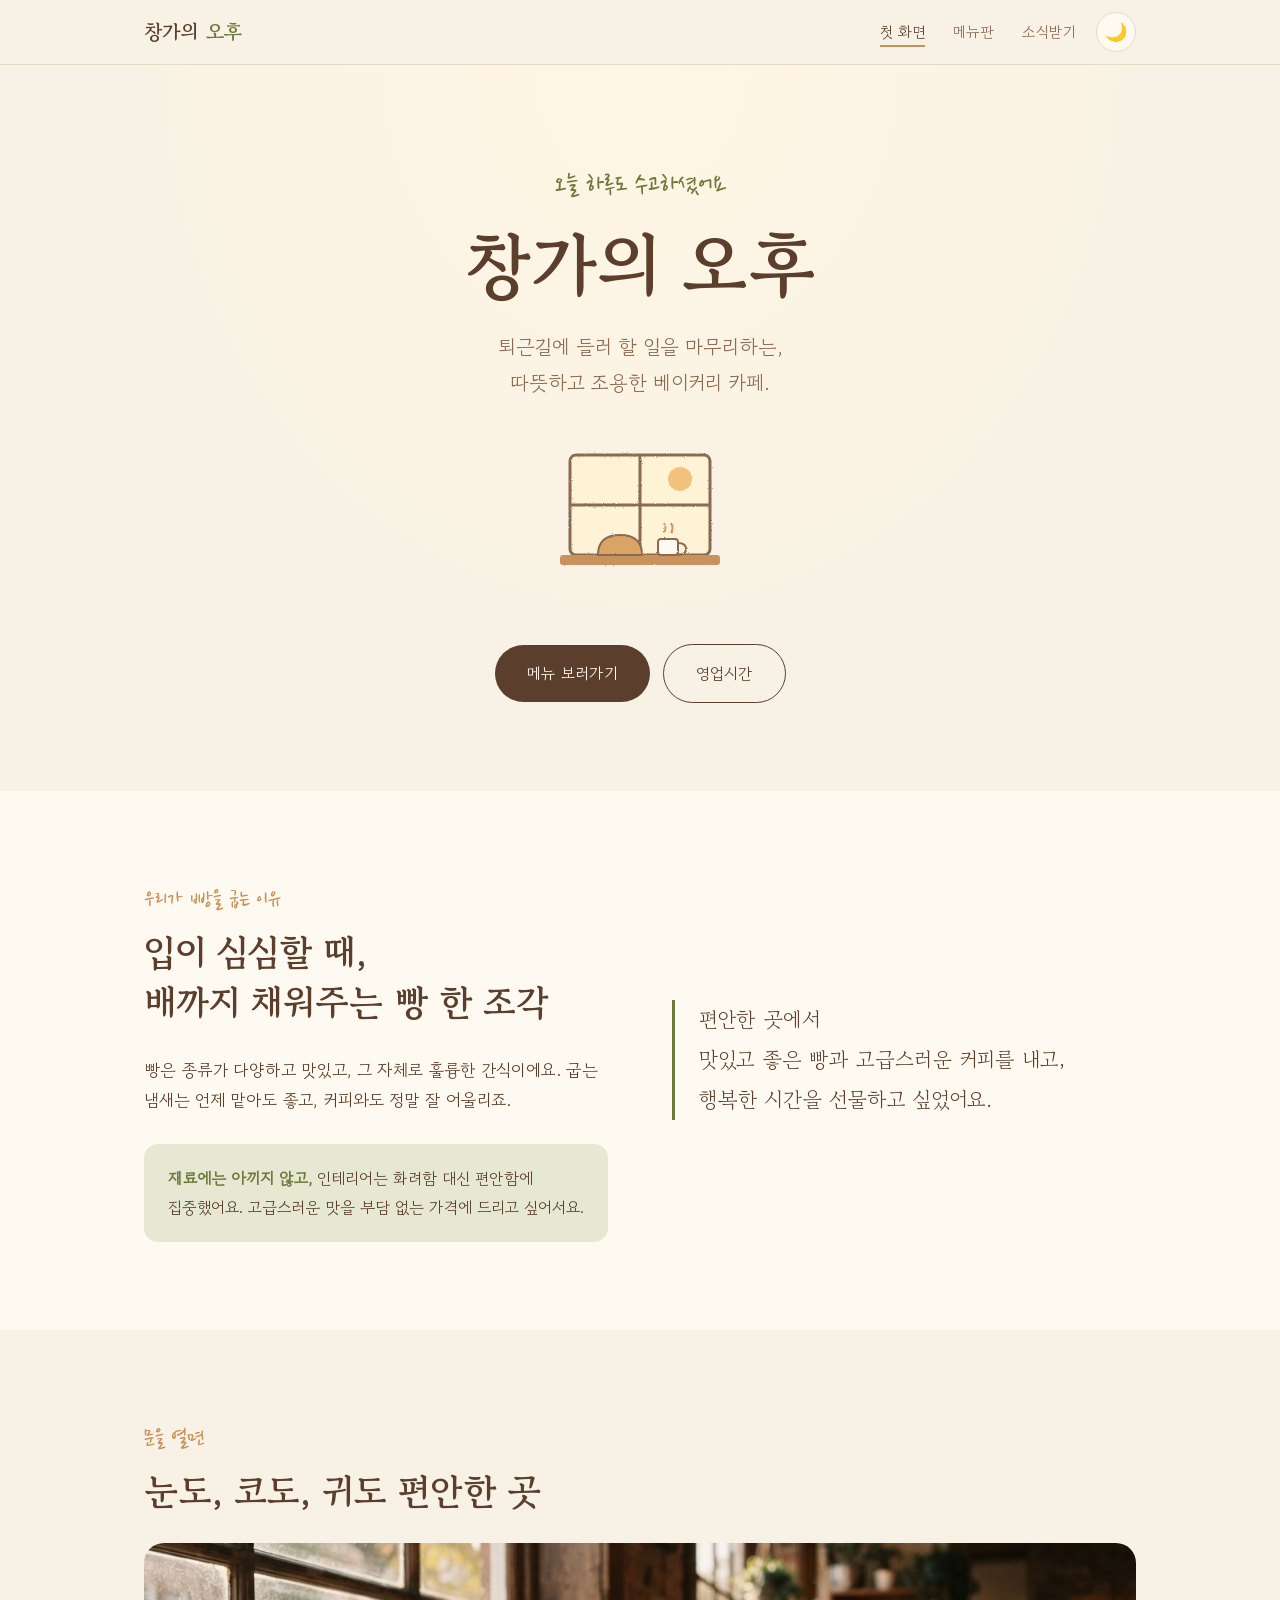
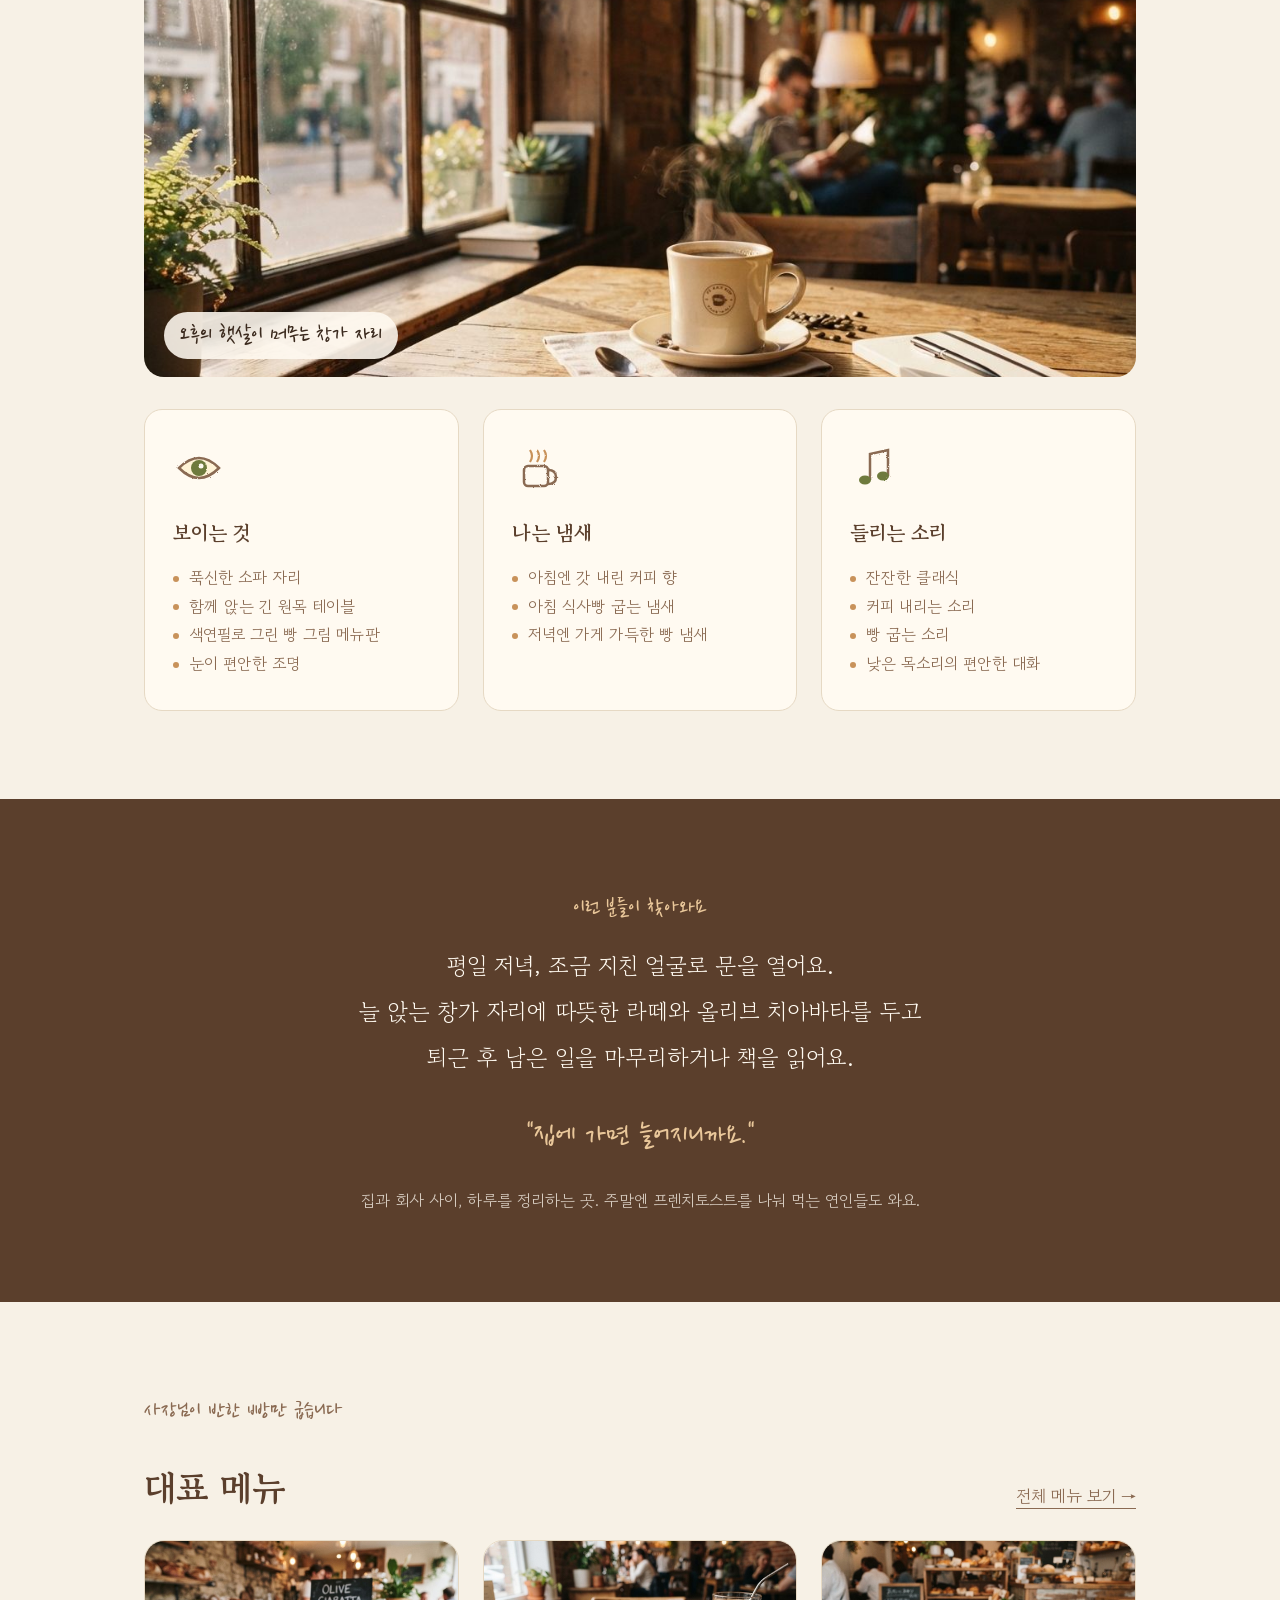
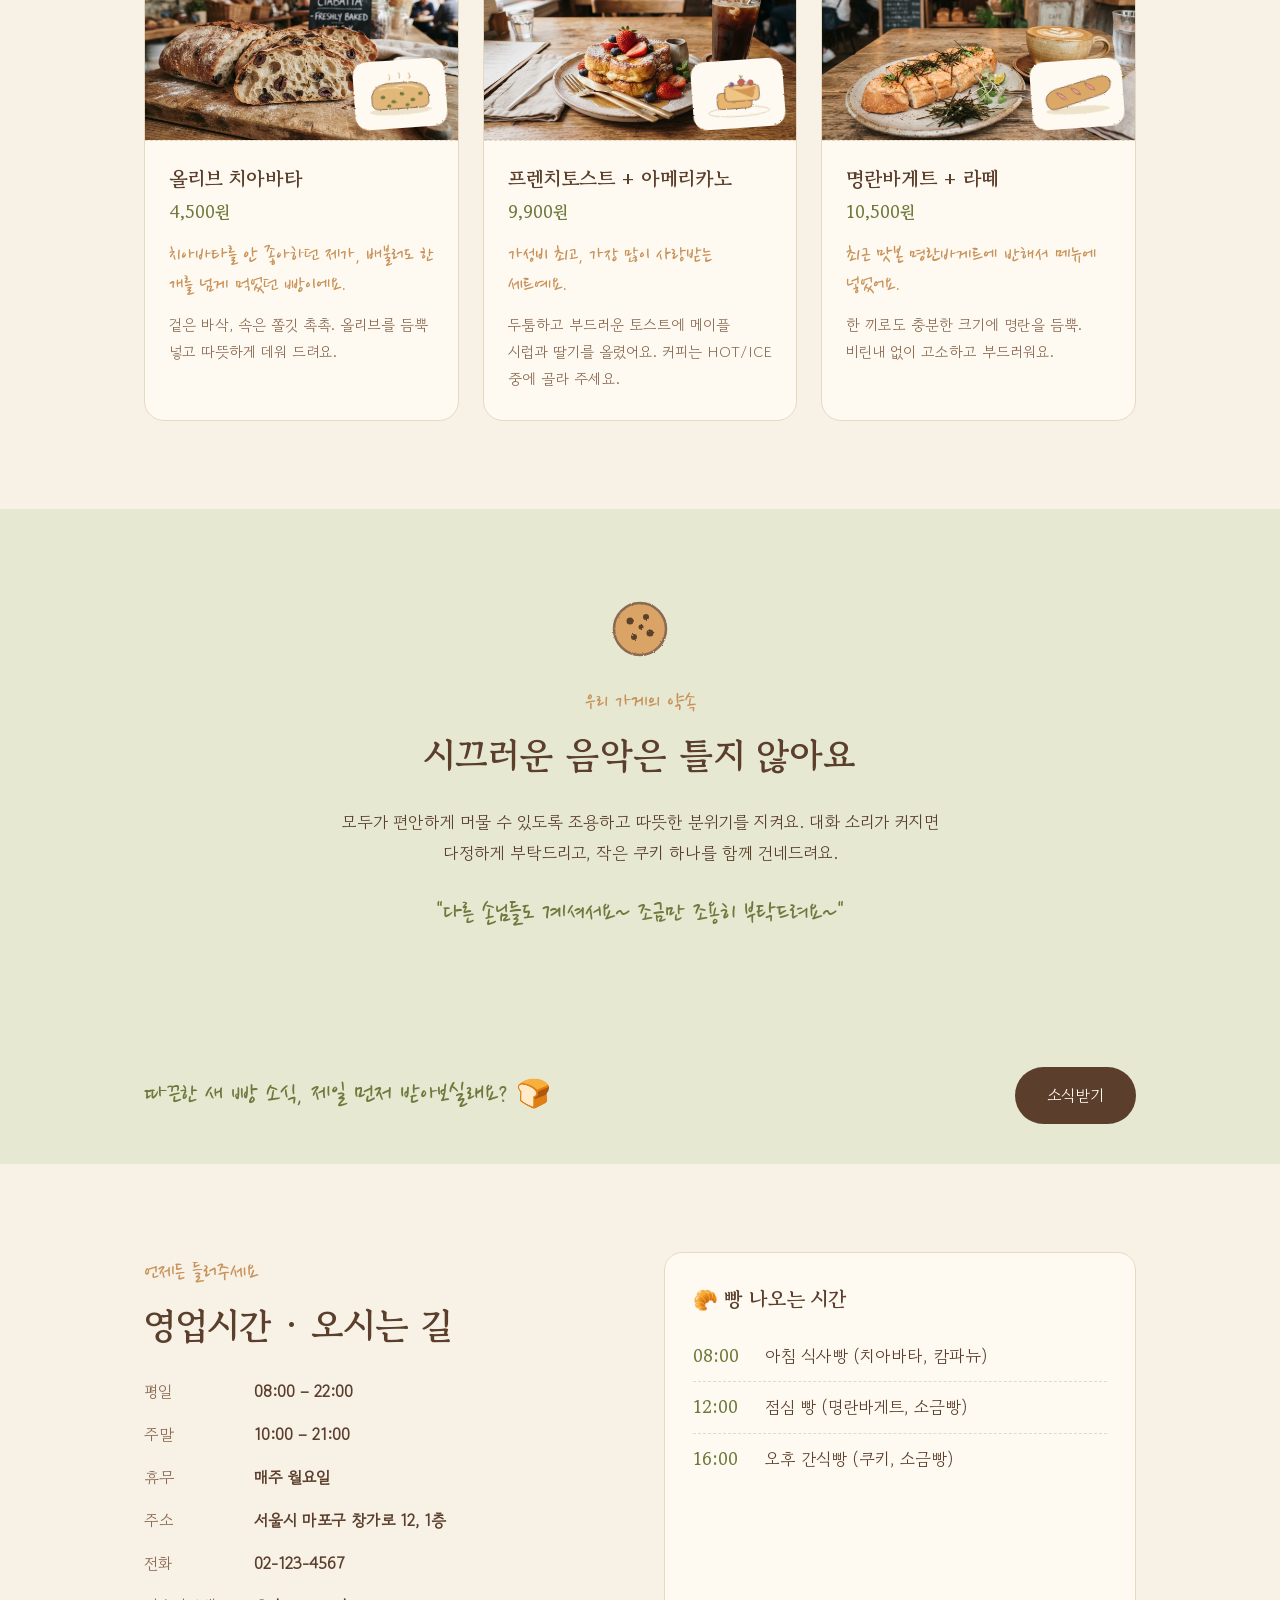
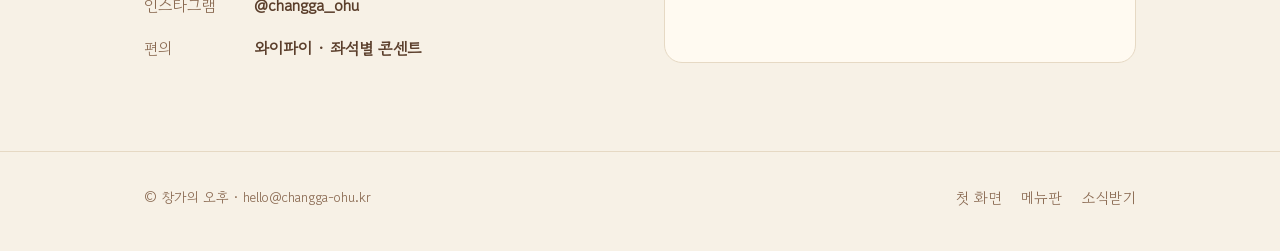
<file: index.html>
<!DOCTYPE html>
<html lang="ko">
<head>
  <meta charset="UTF-8">
  <meta name="viewport" content="width=device-width, initial-scale=1.0">
  <title>창가의 오후 | 베이커리 카페</title>
  <meta name="description" content="퇴근길에 들러 할 일을 마무리하는, 따뜻하고 조용한 베이커리 카페.">
  <link rel="preconnect" href="https://fonts.googleapis.com">
  <link rel="preconnect" href="https://fonts.gstatic.com" crossorigin>
  <link href="https://fonts.googleapis.com/css2?family=Gowun+Batang:wght@400;700&family=Gowun+Dodum&family=Nanum+Pen+Script&display=swap" rel="stylesheet">
  <link rel="stylesheet" href="style.css">
  <script src="theme.js"></script>
</head>
<body>

  <!-- 색연필 질감 -->
  <svg width="0" height="0" style="position:absolute" aria-hidden="true">
    <filter id="pencil">
      <feTurbulence type="fractalNoise" baseFrequency="0.9" numOctaves="2" result="noise"/>
      <feDisplacementMap in="SourceGraphic" in2="noise" scale="2.2"/>
    </filter>
  </svg>

  <header>
    <div class="wrap">
      <a href="index.html" class="logo">창가의 <span>오후</span></a>
      <div class="header-right">
        <nav>
          <a href="index.html" class="current">첫 화면</a>
          <a href="menu.html">메뉴판</a>
          <a href="subscribe.html">소식받기</a>
        </nav>
        <button class="theme-toggle" id="themeToggle" type="button" aria-label="다크 모드로 바꾸기">🌙</button>
      </div>
    </div>
  </header>

  <!-- 첫 인사 -->
  <section class="hero">
    <div class="wrap">
      <p class="hello">오늘 하루도 수고하셨어요</p>
      <h1>창가의 오후</h1>
      <p class="tagline">퇴근길에 들러 할 일을 마무리하는,<br>따뜻하고 조용한 베이커리 카페.</p>

      <svg class="window" viewBox="0 0 180 150" filter="url(#pencil)" aria-hidden="true">
        <rect x="20" y="10" width="140" height="100" rx="6" fill="#fff3d6" stroke="#8a6a52" stroke-width="3"/>
        <line x1="90" y1="10" x2="90" y2="110" stroke="#8a6a52" stroke-width="3"/>
        <line x1="20" y1="60" x2="160" y2="60" stroke="#8a6a52" stroke-width="3"/>
        <circle cx="130" cy="34" r="12" fill="#f2c27b"/>
        <rect x="10" y="110" width="160" height="10" rx="3" fill="#c8925a"/>
        <path d="M48 110 q0 -20 22 -20 h-0 q22 0 22 20z" fill="#d9a466" stroke="#8a6a52" stroke-width="2"/>
        <rect x="108" y="94" width="20" height="16" rx="3" fill="#fffaf1" stroke="#8a6a52" stroke-width="2"/>
        <path d="M128 98 q8 0 8 6 q0 6 -8 6" fill="none" stroke="#8a6a52" stroke-width="2"/>
        <path d="M114 88 q3 -5 0 -10 M121 88 q3 -5 0 -10" stroke="#c8925a" stroke-width="1.8" fill="none"/>
      </svg>

      <div>
        <a href="menu.html" class="btn">메뉴 보러가기</a>
        <a href="#hours" class="btn ghost">영업시간</a>
      </div>
    </div>
  </section>

  <!-- 시작 이야기 -->
  <section class="story">
    <div class="wrap">
      <div>
        <p class="label">우리가 빵을 굽는 이유</p>
        <h2>입이 심심할 때,<br>배까지 채워주는 빵 한 조각</h2>
        <p>빵은 종류가 다양하고 맛있고, 그 자체로 훌륭한 간식이에요. 굽는 냄새는 언제 맡아도 좋고, 커피와도 정말 잘 어울리죠.</p>
        <div class="promise-box">
          <strong>재료에는 아끼지 않고,</strong> 인테리어는 화려함 대신 편안함에 집중했어요.
          고급스러운 맛을 부담 없는 가격에 드리고 싶어서요.
        </div>
      </div>
      <blockquote>
        편안한 곳에서<br>
        맛있고 좋은 빵과 고급스러운 커피를 내고,<br>
        행복한 시간을 선물하고 싶었어요.
      </blockquote>
    </div>
  </section>

  <!-- 공간의 분위기 -->
  <section>
    <div class="wrap">
      <p class="label">문을 열면</p>
      <h2>눈도, 코도, 귀도 편안한 곳</h2>
      <figure class="space-photo">
        <img src="images/interior.jpg" alt="오후 햇살이 드는 창가 원목 테이블 위의 커피 한 잔" loading="lazy">
        <figcaption>오후의 햇살이 머무는 창가 자리</figcaption>
      </figure>
      <div class="senses">
        <div class="sense">
          <svg class="icon" viewBox="0 0 52 52" filter="url(#pencil)" aria-hidden="true">
            <path d="M6 26 q20 -20 40 0 q-20 20 -40 0z" fill="#fff3d6" stroke="#8a6a52" stroke-width="2.5"/>
            <circle cx="26" cy="26" r="8" fill="#6e7a3c"/>
            <circle cx="28" cy="24" r="2.5" fill="#fffaf1"/>
          </svg>
          <h3>보이는 것</h3>
          <ul>
            <li>푹신한 소파 자리</li>
            <li>함께 앉는 긴 원목 테이블</li>
            <li>색연필로 그린 빵 그림 메뉴판</li>
            <li>눈이 편안한 조명</li>
          </ul>
        </div>
        <div class="sense">
          <svg class="icon" viewBox="0 0 52 52" filter="url(#pencil)" aria-hidden="true">
            <rect x="12" y="24" width="24" height="20" rx="4" fill="#fffaf1" stroke="#8a6a52" stroke-width="2.5"/>
            <path d="M36 28 q8 0 8 7 q0 7 -8 7" fill="none" stroke="#8a6a52" stroke-width="2.5"/>
            <path d="M18 20 q4 -6 0 -12 M25 20 q4 -6 0 -12 M32 20 q4 -6 0 -12" stroke="#c8925a" stroke-width="2.2" fill="none"/>
          </svg>
          <h3>나는 냄새</h3>
          <ul>
            <li>아침엔 갓 내린 커피 향</li>
            <li>아침 식사빵 굽는 냄새</li>
            <li>저녁엔 가게 가득한 빵 냄새</li>
          </ul>
        </div>
        <div class="sense">
          <svg class="icon" viewBox="0 0 52 52" filter="url(#pencil)" aria-hidden="true">
            <path d="M20 38 V12 l18 -4 v26" fill="none" stroke="#8a6a52" stroke-width="2.5"/>
            <ellipse cx="15" cy="38" rx="6" ry="4.5" fill="#6e7a3c"/>
            <ellipse cx="33" cy="34" rx="6" ry="4.5" fill="#6e7a3c"/>
          </svg>
          <h3>들리는 소리</h3>
          <ul>
            <li>잔잔한 클래식</li>
            <li>커피 내리는 소리</li>
            <li>빵 굽는 소리</li>
            <li>낮은 목소리의 편안한 대화</li>
          </ul>
        </div>
      </div>
    </div>
  </section>

  <!-- 단골 이야기 -->
  <section class="regular">
    <div class="wrap">
      <p class="label">이런 분들이 찾아와요</p>
      <p class="scene">
        평일 저녁, 조금 지친 얼굴로 문을 열어요.<br>
        늘 앉는 창가 자리에 따뜻한 라떼와 올리브 치아바타를 두고<br>
        퇴근 후 남은 일을 마무리하거나 책을 읽어요.
      </p>
      <p class="quote">"집에 가면 늘어지니까요."</p>
      <p class="sub">집과 회사 사이, 하루를 정리하는 곳. 주말엔 프렌치토스트를 나눠 먹는 연인들도 와요.</p>
    </div>
  </section>

  <!-- 대표 메뉴 맛보기 -->
  <section>
    <div class="wrap">
      <div class="menu-head">
        <div>
          <p class="label">사장님이 반한 빵만 굽습니다</p>
          <h2>대표 메뉴</h2>
        </div>
        <p><a href="menu.html" class="more-link">전체 메뉴 보기 →</a></p>
      </div>
      <div class="menu-grid">

        <article class="card">
          <div class="art photo">
            <img src="images/olive-ciabatta.jpg" alt="따뜻하게 데운 올리브 치아바타" loading="lazy">
            <svg class="sticker" viewBox="0 0 190 140" filter="url(#pencil)" aria-hidden="true">
              <ellipse cx="95" cy="112" rx="78" ry="10" fill="#efe2cb"/>
              <path d="M24 92 q-6 -46 40 -50 h62 q46 4 40 50 q-2 14 -20 14 h-102 q-18 0 -20 -14z" fill="#e2b77a" stroke="#8a6a52" stroke-width="2.5"/>
              <path d="M44 56 q30 -8 60 2 M84 50 q30 -6 58 6" stroke="#f3dbb0" stroke-width="3" fill="none"/>
              <g fill="#6e7a3c">
                <ellipse cx="52" cy="76" rx="6" ry="4.5"/><ellipse cx="78" cy="88" rx="6" ry="4.5"/>
                <ellipse cx="100" cy="70" rx="6" ry="4.5"/><ellipse cx="126" cy="86" rx="6" ry="4.5"/>
                <ellipse cx="146" cy="72" rx="6" ry="4.5"/><ellipse cx="66" cy="98" rx="5" ry="4"/>
                <ellipse cx="112" cy="98" rx="5" ry="4"/>
              </g>
              <path d="M70 34 q4 -8 0 -16 M95 32 q4 -8 0 -16 M120 34 q4 -8 0 -16" stroke="#c8925a" stroke-width="2" fill="none"/>
            </svg>
          </div>
          <div class="body">
            <h3>올리브 치아바타</h3>
            <p class="price">4,500원</p>
            <p class="story-line">치아바타를 안 좋아하던 제가, 배불러도 한 개를 넘게 먹었던 빵이에요.</p>
            <p class="desc">겉은 바삭, 속은 쫄깃 촉촉. 올리브를 듬뿍 넣고 따뜻하게 데워 드려요.</p>
          </div>
        </article>

        <article class="card">
          <div class="art photo">
            <img src="images/french-toast.jpg" alt="메이플 시럽과 딸기를 올린 프렌치토스트와 아이스 아메리카노" loading="lazy">
            <svg class="sticker" viewBox="0 0 190 140" filter="url(#pencil)" aria-hidden="true">
              <ellipse cx="95" cy="114" rx="76" ry="12" fill="#fffaf1" stroke="#d8c6a8" stroke-width="2"/>
              <rect x="42" y="66" width="86" height="40" rx="10" fill="#e8b46e" stroke="#8a6a52" stroke-width="2.5"/>
              <rect x="62" y="48" width="86" height="40" rx="10" fill="#f0c482" stroke="#8a6a52" stroke-width="2.5"/>
              <path d="M70 52 q30 14 70 0 q-4 22 -10 30" fill="#b9732f" opacity="0.55"/>
              <path d="M96 40 q8 -14 18 -2 q-2 12 -9 14 q-8 -2 -9 -12z" fill="#c9605a" stroke="#8a6a52" stroke-width="1.8"/>
              <path d="M104 30 l-2 -7 M104 30 l6 -5" stroke="#6e7a3c" stroke-width="2.5"/>
              <circle cx="128" cy="44" r="7" fill="#c9605a" stroke="#8a6a52" stroke-width="1.6"/>
              <circle cx="80" cy="46" r="6" fill="#7a5aa6" stroke="#8a6a52" stroke-width="1.6"/>
            </svg>
          </div>
          <div class="body">
            <h3>프렌치토스트 + 아메리카노</h3>
            <p class="price">9,900원</p>
            <p class="story-line">가성비 최고, 가장 많이 사랑받는 세트예요.</p>
            <p class="desc">두툼하고 부드러운 토스트에 메이플 시럽과 딸기를 올렸어요. 커피는 HOT/ICE 중에 골라 주세요.</p>
          </div>
        </article>

        <article class="card">
          <div class="art photo">
            <img src="images/mentaiko-baguette.jpg" alt="명란을 듬뿍 올린 명란바게트와 라떼" loading="lazy">
            <svg class="sticker" viewBox="0 0 190 140" filter="url(#pencil)" aria-hidden="true">
              <ellipse cx="95" cy="110" rx="80" ry="10" fill="#efe2cb"/>
              <path d="M18 88 q-6 -22 22 -32 l110 -26 q30 -4 30 18 q0 18 -22 26 l-112 30 q-24 6 -28 -16z" fill="#dca866" stroke="#8a6a52" stroke-width="2.5"/>
              <g stroke="#8a6a52" stroke-width="2" fill="#f1a39a">
                <path d="M44 64 q10 18 24 18 q-4 -14 -24 -18z"/>
                <path d="M80 54 q10 18 24 18 q-4 -14 -24 -18z"/>
                <path d="M116 45 q10 18 24 18 q-4 -14 -24 -18z"/>
              </g>
              <g fill="#e2766d">
                <circle cx="54" cy="72" r="1.6"/><circle cx="60" cy="76" r="1.6"/>
                <circle cx="90" cy="62" r="1.6"/><circle cx="96" cy="66" r="1.6"/>
                <circle cx="126" cy="53" r="1.6"/><circle cx="132" cy="57" r="1.6"/>
              </g>
            </svg>
          </div>
          <div class="body">
            <h3>명란바게트 + 라떼</h3>
            <p class="price">10,500원</p>
            <p class="story-line">최근 맛본 명란바게트에 반해서 메뉴에 넣었어요.</p>
            <p class="desc">한 끼로도 충분한 크기에 명란을 듬뿍. 비린내 없이 고소하고 부드러워요.</p>
          </div>
        </article>

      </div>
    </div>
  </section>

  <!-- 우리 가게의 약속 -->
  <section class="promise">
    <div class="wrap">
      <svg class="cookie" viewBox="0 0 64 64" filter="url(#pencil)" aria-hidden="true">
        <circle cx="32" cy="32" r="26" fill="#d9a466" stroke="#8a6a52" stroke-width="2.5"/>
        <g fill="#5b3f2c">
          <circle cx="22" cy="24" r="3.5"/><circle cx="38" cy="20" r="3"/><circle cx="42" cy="36" r="3.5"/>
          <circle cx="26" cy="40" r="3"/><circle cx="33" cy="30" r="2.5"/>
        </g>
      </svg>
      <p class="label">우리 가게의 약속</p>
      <h2>시끄러운 음악은 틀지 않아요</h2>
      <p>모두가 편안하게 머물 수 있도록 조용하고 따뜻한 분위기를 지켜요.
        대화 소리가 커지면 다정하게 부탁드리고, 작은 쿠키 하나를 함께 건네드려요.</p>
      <p class="talk">"다른 손님들도 계셔서요~ 조금만 조용히 부탁드려요~"</p>
    </div>
  </section>

  <!-- 소식받기 안내 -->
  <section class="cta-strip">
    <div class="wrap">
      <p>따끈한 새 빵 소식, 제일 먼저 받아보실래요? 🍞</p>
      <a href="subscribe.html" class="btn">소식받기</a>
    </div>
  </section>

  <!-- 영업시간 -->
  <section class="info" id="hours">
    <div class="wrap">
      <div>
        <p class="label">언제든 들러주세요</p>
        <h2>영업시간 · 오시는 길</h2>
        <dl>
          <dt>평일</dt><dd>08:00 – 22:00</dd>
          <dt>주말</dt><dd>10:00 – 21:00</dd>
          <dt>휴무</dt><dd>매주 월요일</dd>
          <dt>주소</dt><dd>서울시 마포구 창가로 12, 1층</dd>
          <dt>전화</dt><dd>02-123-4567</dd>
          <dt>인스타그램</dt><dd>@changga_ohu</dd>
          <dt>편의</dt><dd>와이파이 · 좌석별 콘센트</dd>
        </dl>
      </div>
      <div class="note">
        <h3>🥐 빵 나오는 시간</h3>
        <ul class="bake-times">
          <li><b>08:00</b><span>아침 식사빵 (치아바타, 캄파뉴)</span></li>
          <li><b>12:00</b><span>점심 빵 (명란바게트, 소금빵)</span></li>
          <li><b>16:00</b><span>오후 간식빵 (쿠키, 소금빵)</span></li>
        </ul>
      </div>
    </div>
  </section>

  <footer>
    <div class="wrap">
      <span>© 창가의 오후 · hello@changga-ohu.kr</span>
      <nav class="footer-nav">
        <a href="index.html">첫 화면</a>
        <a href="menu.html">메뉴판</a>
        <a href="subscribe.html">소식받기</a>
      </nav>
    </div>
  </footer>

</body>
</html>
</file>
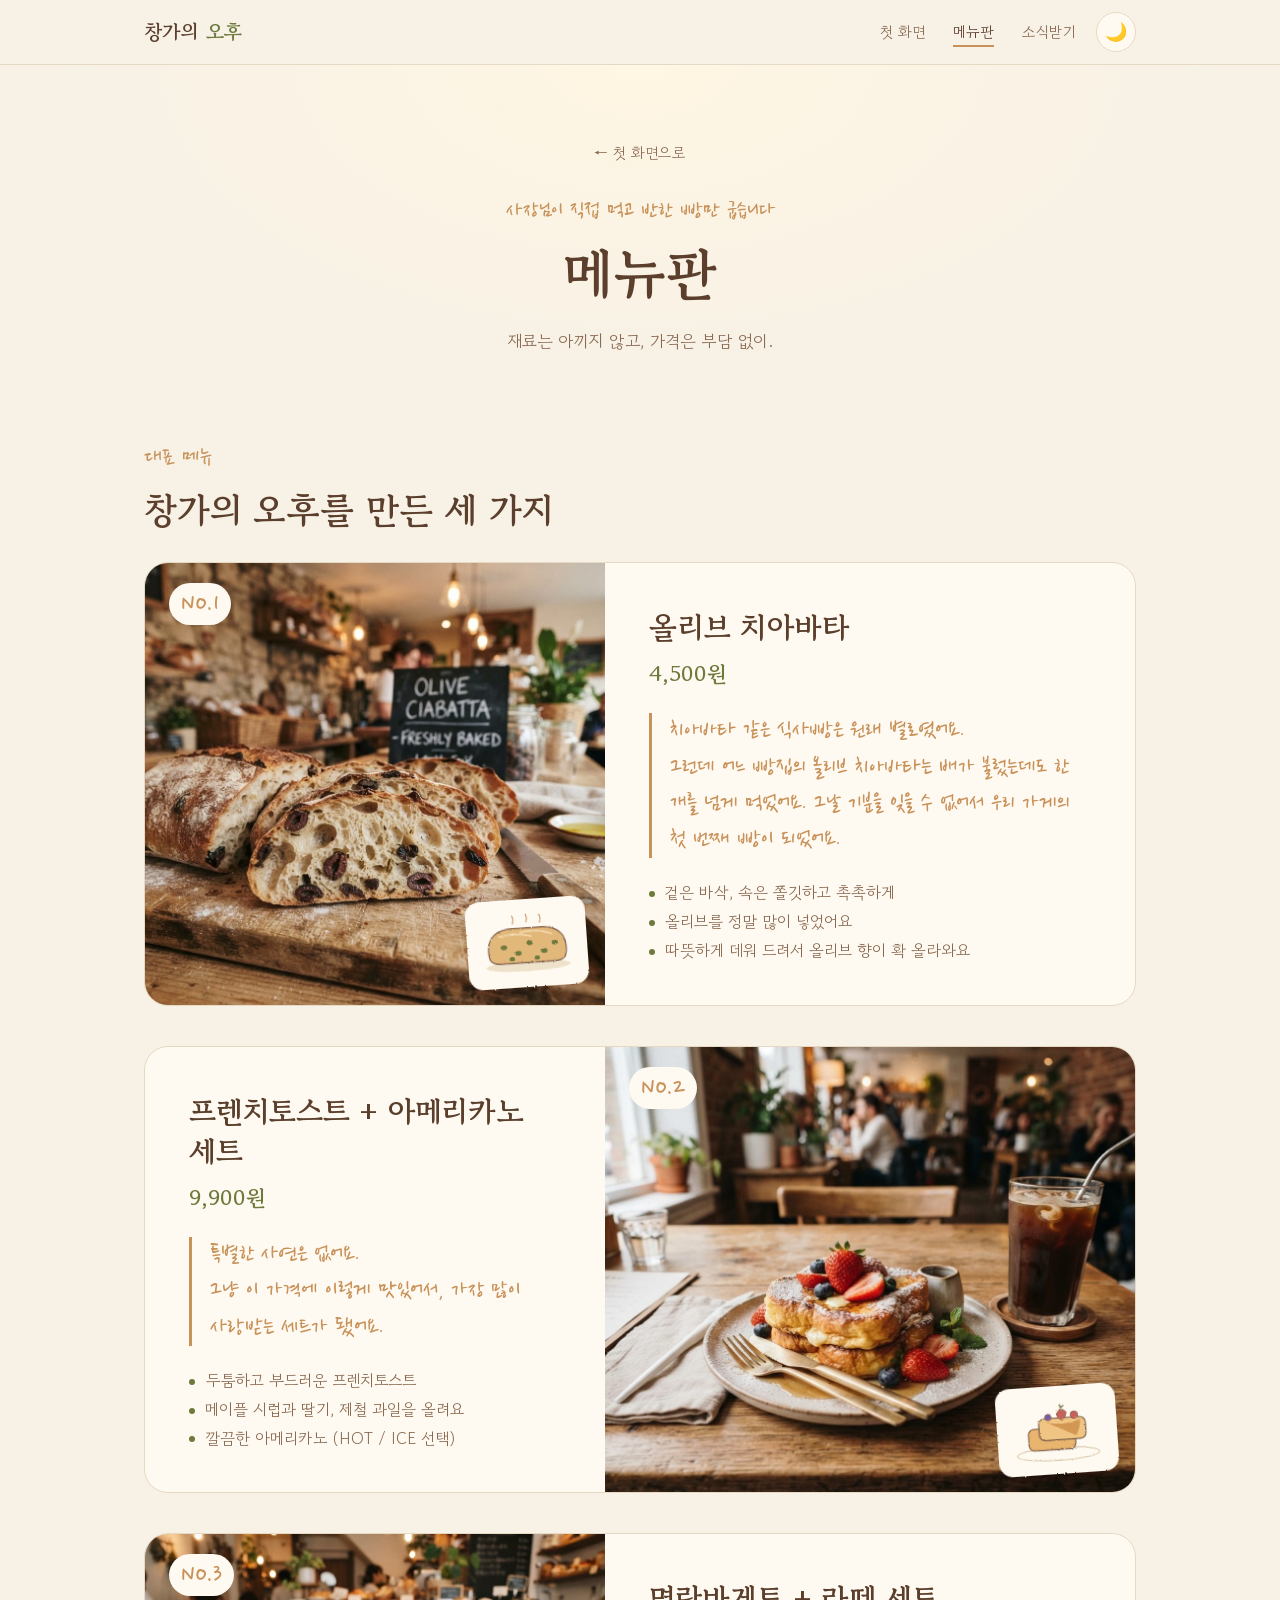
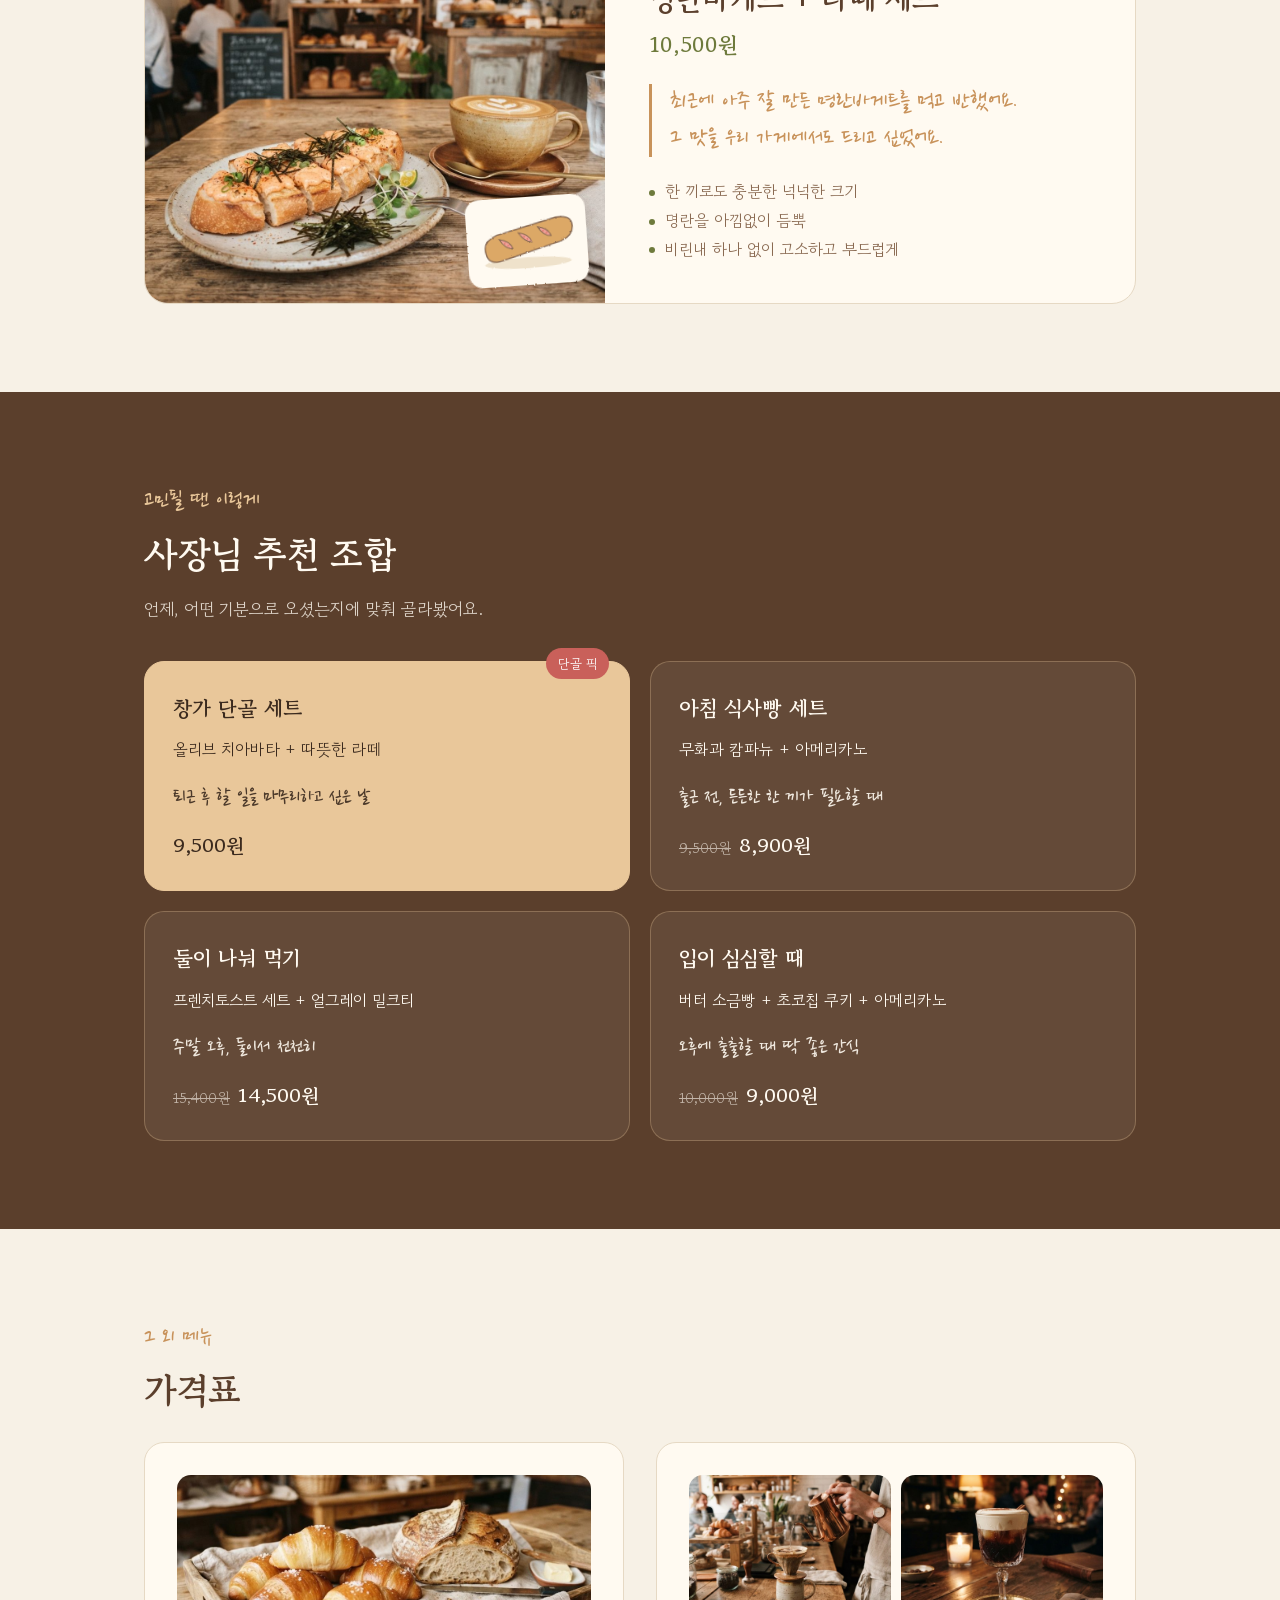
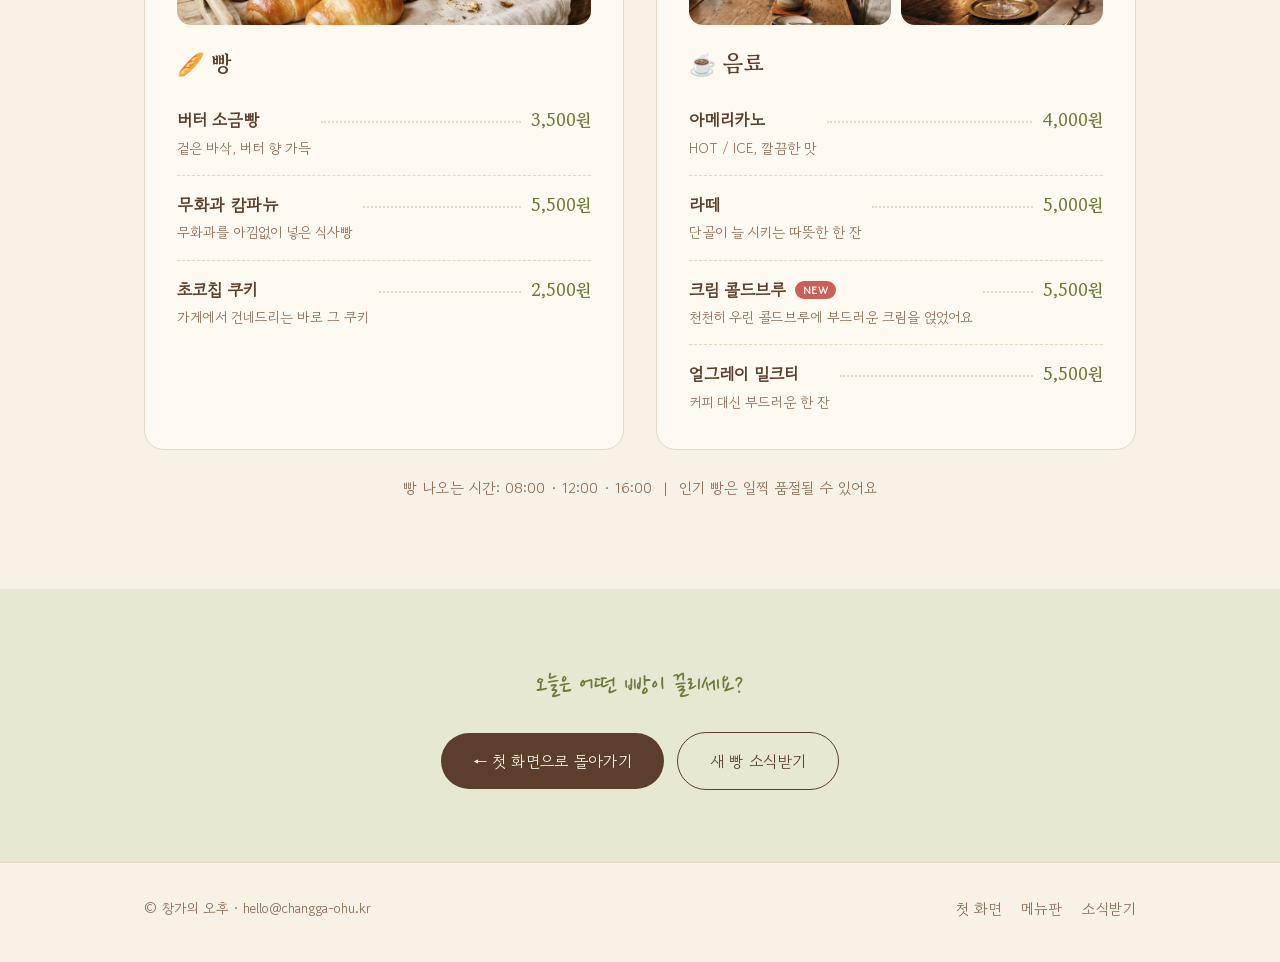
<file: menu.html>
<!DOCTYPE html>
<html lang="ko">
<head>
  <meta charset="UTF-8">
  <meta name="viewport" content="width=device-width, initial-scale=1.0">
  <title>메뉴판 | 창가의 오후</title>
  <meta name="description" content="사장님이 직접 먹고 반한 빵만 굽는 창가의 오후 전체 메뉴판.">
  <link rel="preconnect" href="https://fonts.googleapis.com">
  <link rel="preconnect" href="https://fonts.gstatic.com" crossorigin>
  <link href="https://fonts.googleapis.com/css2?family=Gowun+Batang:wght@400;700&family=Gowun+Dodum&family=Nanum+Pen+Script&display=swap" rel="stylesheet">
  <link rel="stylesheet" href="style.css">
  <script src="theme.js"></script>
</head>
<body>

  <!-- 색연필 질감 -->
  <svg width="0" height="0" style="position:absolute" aria-hidden="true">
    <filter id="pencil">
      <feTurbulence type="fractalNoise" baseFrequency="0.9" numOctaves="2" result="noise"/>
      <feDisplacementMap in="SourceGraphic" in2="noise" scale="2.2"/>
    </filter>
  </svg>

  <header>
    <div class="wrap">
      <a href="index.html" class="logo">창가의 <span>오후</span></a>
      <div class="header-right">
        <nav>
          <a href="index.html">첫 화면</a>
          <a href="menu.html" class="current">메뉴판</a>
          <a href="subscribe.html">소식받기</a>
        </nav>
        <button class="theme-toggle" id="themeToggle" type="button" aria-label="다크 모드로 바꾸기">🌙</button>
      </div>
    </div>
  </header>

  <!-- 페이지 제목 -->
  <section class="page-head">
    <div class="wrap">
      <a href="index.html" class="back-link">← 첫 화면으로</a>
      <p class="label">사장님이 직접 먹고 반한 빵만 굽습니다</p>
      <h1>메뉴판</h1>
      <p class="lead">재료는 아끼지 않고, 가격은 부담 없이.</p>
    </div>
  </section>

  <!-- 대표 메뉴 3가지 -->
  <section style="padding-top: 24px;">
    <div class="wrap">
      <p class="label">대표 메뉴</p>
      <h2>창가의 오후를 만든 세 가지</h2>

      <div class="featured">

        <article class="feature">
          <div class="art photo">
            <img src="images/olive-ciabatta.jpg" alt="따뜻하게 데운 올리브 치아바타" loading="lazy">
            <span class="no">No.1</span>
            <svg class="sticker" viewBox="0 0 190 140" filter="url(#pencil)" aria-hidden="true">
              <ellipse cx="95" cy="112" rx="78" ry="10" fill="#efe2cb"/>
              <path d="M24 92 q-6 -46 40 -50 h62 q46 4 40 50 q-2 14 -20 14 h-102 q-18 0 -20 -14z" fill="#e2b77a" stroke="#8a6a52" stroke-width="2.5"/>
              <path d="M44 56 q30 -8 60 2 M84 50 q30 -6 58 6" stroke="#f3dbb0" stroke-width="3" fill="none"/>
              <g fill="#6e7a3c">
                <ellipse cx="52" cy="76" rx="6" ry="4.5"/><ellipse cx="78" cy="88" rx="6" ry="4.5"/>
                <ellipse cx="100" cy="70" rx="6" ry="4.5"/><ellipse cx="126" cy="86" rx="6" ry="4.5"/>
                <ellipse cx="146" cy="72" rx="6" ry="4.5"/><ellipse cx="66" cy="98" rx="5" ry="4"/>
                <ellipse cx="112" cy="98" rx="5" ry="4"/>
              </g>
              <path d="M70 34 q4 -8 0 -16 M95 32 q4 -8 0 -16 M120 34 q4 -8 0 -16" stroke="#c8925a" stroke-width="2" fill="none"/>
            </svg>
          </div>
          <div class="body">
            <h3>올리브 치아바타</h3>
            <p class="price">4,500원</p>
            <blockquote>
              치아바타 같은 식사빵은 원래 별로였어요.<br>
              그런데 어느 빵집의 올리브 치아바타는 배가 불렀는데도 한 개를 넘게 먹었어요.
              그날 기분을 잊을 수 없어서 우리 가게의 첫 번째 빵이 되었어요.
            </blockquote>
            <ul>
              <li>겉은 바삭, 속은 쫄깃하고 촉촉하게</li>
              <li>올리브를 정말 많이 넣었어요</li>
              <li>따뜻하게 데워 드려서 올리브 향이 확 올라와요</li>
            </ul>
          </div>
        </article>

        <article class="feature">
          <div class="art photo">
            <img src="images/french-toast.jpg" alt="메이플 시럽과 딸기를 올린 프렌치토스트와 아이스 아메리카노" loading="lazy">
            <span class="no">No.2</span>
            <svg class="sticker" viewBox="0 0 190 140" filter="url(#pencil)" aria-hidden="true">
              <ellipse cx="95" cy="114" rx="76" ry="12" fill="#fffaf1" stroke="#d8c6a8" stroke-width="2"/>
              <rect x="42" y="66" width="86" height="40" rx="10" fill="#e8b46e" stroke="#8a6a52" stroke-width="2.5"/>
              <rect x="62" y="48" width="86" height="40" rx="10" fill="#f0c482" stroke="#8a6a52" stroke-width="2.5"/>
              <path d="M70 52 q30 14 70 0 q-4 22 -10 30" fill="#b9732f" opacity="0.55"/>
              <path d="M96 40 q8 -14 18 -2 q-2 12 -9 14 q-8 -2 -9 -12z" fill="#c9605a" stroke="#8a6a52" stroke-width="1.8"/>
              <path d="M104 30 l-2 -7 M104 30 l6 -5" stroke="#6e7a3c" stroke-width="2.5"/>
              <circle cx="128" cy="44" r="7" fill="#c9605a" stroke="#8a6a52" stroke-width="1.6"/>
              <circle cx="80" cy="46" r="6" fill="#7a5aa6" stroke="#8a6a52" stroke-width="1.6"/>
            </svg>
          </div>
          <div class="body">
            <h3>프렌치토스트 + 아메리카노 세트</h3>
            <p class="price">9,900원</p>
            <blockquote>
              특별한 사연은 없어요.<br>
              그냥 이 가격에 이렇게 맛있어서, 가장 많이 사랑받는 세트가 됐어요.
            </blockquote>
            <ul>
              <li>두툼하고 부드러운 프렌치토스트</li>
              <li>메이플 시럽과 딸기, 제철 과일을 올려요</li>
              <li>깔끔한 아메리카노 (HOT / ICE 선택)</li>
            </ul>
          </div>
        </article>

        <article class="feature">
          <div class="art photo">
            <img src="images/mentaiko-baguette.jpg" alt="명란을 듬뿍 올린 명란바게트와 라떼" loading="lazy">
            <span class="no">No.3</span>
            <svg class="sticker" viewBox="0 0 190 140" filter="url(#pencil)" aria-hidden="true">
              <ellipse cx="95" cy="110" rx="80" ry="10" fill="#efe2cb"/>
              <path d="M18 88 q-6 -22 22 -32 l110 -26 q30 -4 30 18 q0 18 -22 26 l-112 30 q-24 6 -28 -16z" fill="#dca866" stroke="#8a6a52" stroke-width="2.5"/>
              <g stroke="#8a6a52" stroke-width="2" fill="#f1a39a">
                <path d="M44 64 q10 18 24 18 q-4 -14 -24 -18z"/>
                <path d="M80 54 q10 18 24 18 q-4 -14 -24 -18z"/>
                <path d="M116 45 q10 18 24 18 q-4 -14 -24 -18z"/>
              </g>
              <g fill="#e2766d">
                <circle cx="54" cy="72" r="1.6"/><circle cx="60" cy="76" r="1.6"/>
                <circle cx="90" cy="62" r="1.6"/><circle cx="96" cy="66" r="1.6"/>
                <circle cx="126" cy="53" r="1.6"/><circle cx="132" cy="57" r="1.6"/>
              </g>
            </svg>
          </div>
          <div class="body">
            <h3>명란바게트 + 라떼 세트</h3>
            <p class="price">10,500원</p>
            <blockquote>
              최근에 아주 잘 만든 명란바게트를 먹고 반했어요.<br>
              그 맛을 우리 가게에서도 드리고 싶었어요.
            </blockquote>
            <ul>
              <li>한 끼로도 충분한 넉넉한 크기</li>
              <li>명란을 아낌없이 듬뿍</li>
              <li>비린내 하나 없이 고소하고 부드럽게</li>
            </ul>
          </div>
        </article>

      </div>
    </div>
  </section>

  <!-- 사장님 추천 조합 -->
  <section class="combos">
    <div class="wrap">
      <p class="label">고민될 땐 이렇게</p>
      <h2>사장님 추천 조합</h2>
      <p class="intro">언제, 어떤 기분으로 오셨는지에 맞춰 골라봤어요.</p>

      <div class="combo-grid">
        <div class="combo best">
          <span class="badge">단골 픽</span>
          <h3>창가 단골 세트</h3>
          <p class="items">올리브 치아바타 + 따뜻한 라떼</p>
          <p class="for">퇴근 후 할 일을 마무리하고 싶은 날</p>
          <p class="cprice">9,500원</p>
        </div>
        <div class="combo">
          <h3>아침 식사빵 세트</h3>
          <p class="items">무화과 캄파뉴 + 아메리카노</p>
          <p class="for">출근 전, 든든한 한 끼가 필요할 때</p>
          <p class="cprice"><s>9,500원</s>8,900원</p>
        </div>
        <div class="combo">
          <h3>둘이 나눠 먹기</h3>
          <p class="items">프렌치토스트 세트 + 얼그레이 밀크티</p>
          <p class="for">주말 오후, 둘이서 천천히</p>
          <p class="cprice"><s>15,400원</s>14,500원</p>
        </div>
        <div class="combo">
          <h3>입이 심심할 때</h3>
          <p class="items">버터 소금빵 + 초코칩 쿠키 + 아메리카노</p>
          <p class="for">오후에 출출할 때 딱 좋은 간식</p>
          <p class="cprice"><s>10,000원</s>9,000원</p>
        </div>
      </div>
    </div>
  </section>

  <!-- 나머지 메뉴: 가격표 -->
  <section>
    <div class="wrap">
      <p class="label">그 외 메뉴</p>
      <h2>가격표</h2>

      <div class="price-board">
        <div class="price-group">
          <img class="thumb" src="images/salt-bread.jpg" alt="갓 구운 버터 소금빵과 식사빵" loading="lazy">
          <h3>🥖 빵</h3>
          <ul class="price-list">
            <li>
              <span class="name">버터 소금빵<span class="sub">겉은 바삭, 버터 향 가득</span></span>
              <span class="dots"></span><span class="p">3,500원</span>
            </li>
            <li>
              <span class="name">무화과 캄파뉴<span class="sub">무화과를 아낌없이 넣은 식사빵</span></span>
              <span class="dots"></span><span class="p">5,500원</span>
            </li>
            <li>
              <span class="name">초코칩 쿠키<span class="sub">가게에서 건네드리는 바로 그 쿠키</span></span>
              <span class="dots"></span><span class="p">2,500원</span>
            </li>
          </ul>
        </div>
        <div class="price-group">
          <div class="thumb-pair">
            <img class="thumb" src="images/hand-drip.jpg" alt="도자기 잔에 내려지는 커피" loading="lazy">
            <img class="thumb" src="images/cold-brew.jpg" alt="부드러운 크림을 올린 크림 콜드브루" loading="lazy">
          </div>
          <h3>☕ 음료</h3>
          <ul class="price-list">
            <li>
              <span class="name">아메리카노<span class="sub">HOT / ICE, 깔끔한 맛</span></span>
              <span class="dots"></span><span class="p">4,000원</span>
            </li>
            <li>
              <span class="name">라떼<span class="sub">단골이 늘 시키는 따뜻한 한 잔</span></span>
              <span class="dots"></span><span class="p">5,000원</span>
            </li>
            <li>
              <span class="name">크림 콜드브루 <span class="new-tag">NEW</span><span class="sub">천천히 우린 콜드브루에 부드러운 크림을 얹었어요</span></span>
              <span class="dots"></span><span class="p">5,500원</span>
            </li>
            <li>
              <span class="name">얼그레이 밀크티<span class="sub">커피 대신 부드러운 한 잔</span></span>
              <span class="dots"></span><span class="p">5,500원</span>
            </li>
          </ul>
        </div>
      </div>
      <p class="price-note">빵 나오는 시간: 08:00 · 12:00 · 16:00 &nbsp;|&nbsp; 인기 빵은 일찍 품절될 수 있어요</p>
    </div>
  </section>

  <!-- 첫 화면으로 -->
  <section class="page-end promise">
    <div class="wrap">
      <p>오늘은 어떤 빵이 끌리세요?</p>
      <a href="index.html" class="btn">← 첫 화면으로 돌아가기</a>
      <a href="subscribe.html" class="btn ghost">새 빵 소식받기</a>
    </div>
  </section>

  <footer>
    <div class="wrap">
      <span>© 창가의 오후 · hello@changga-ohu.kr</span>
      <nav class="footer-nav">
        <a href="index.html">첫 화면</a>
        <a href="menu.html">메뉴판</a>
        <a href="subscribe.html">소식받기</a>
      </nav>
    </div>
  </footer>

</body>
</html>
</file>
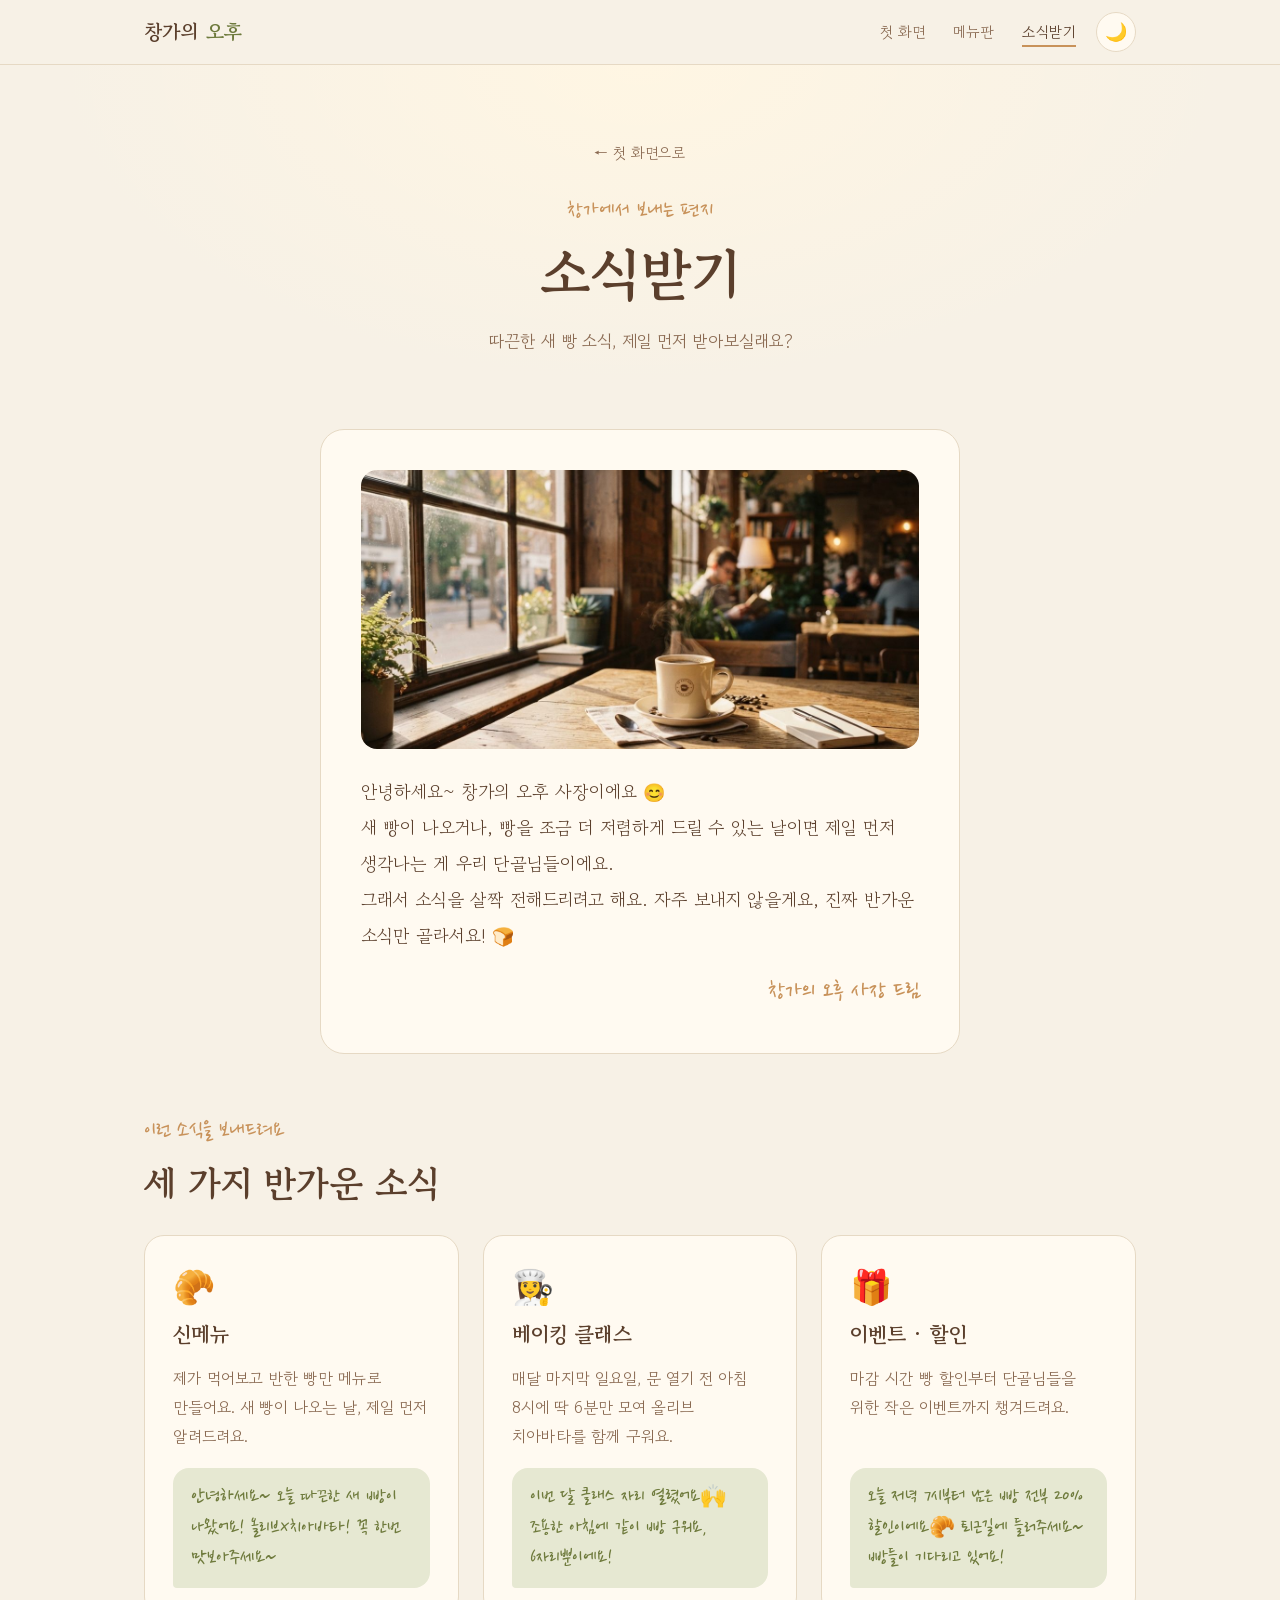
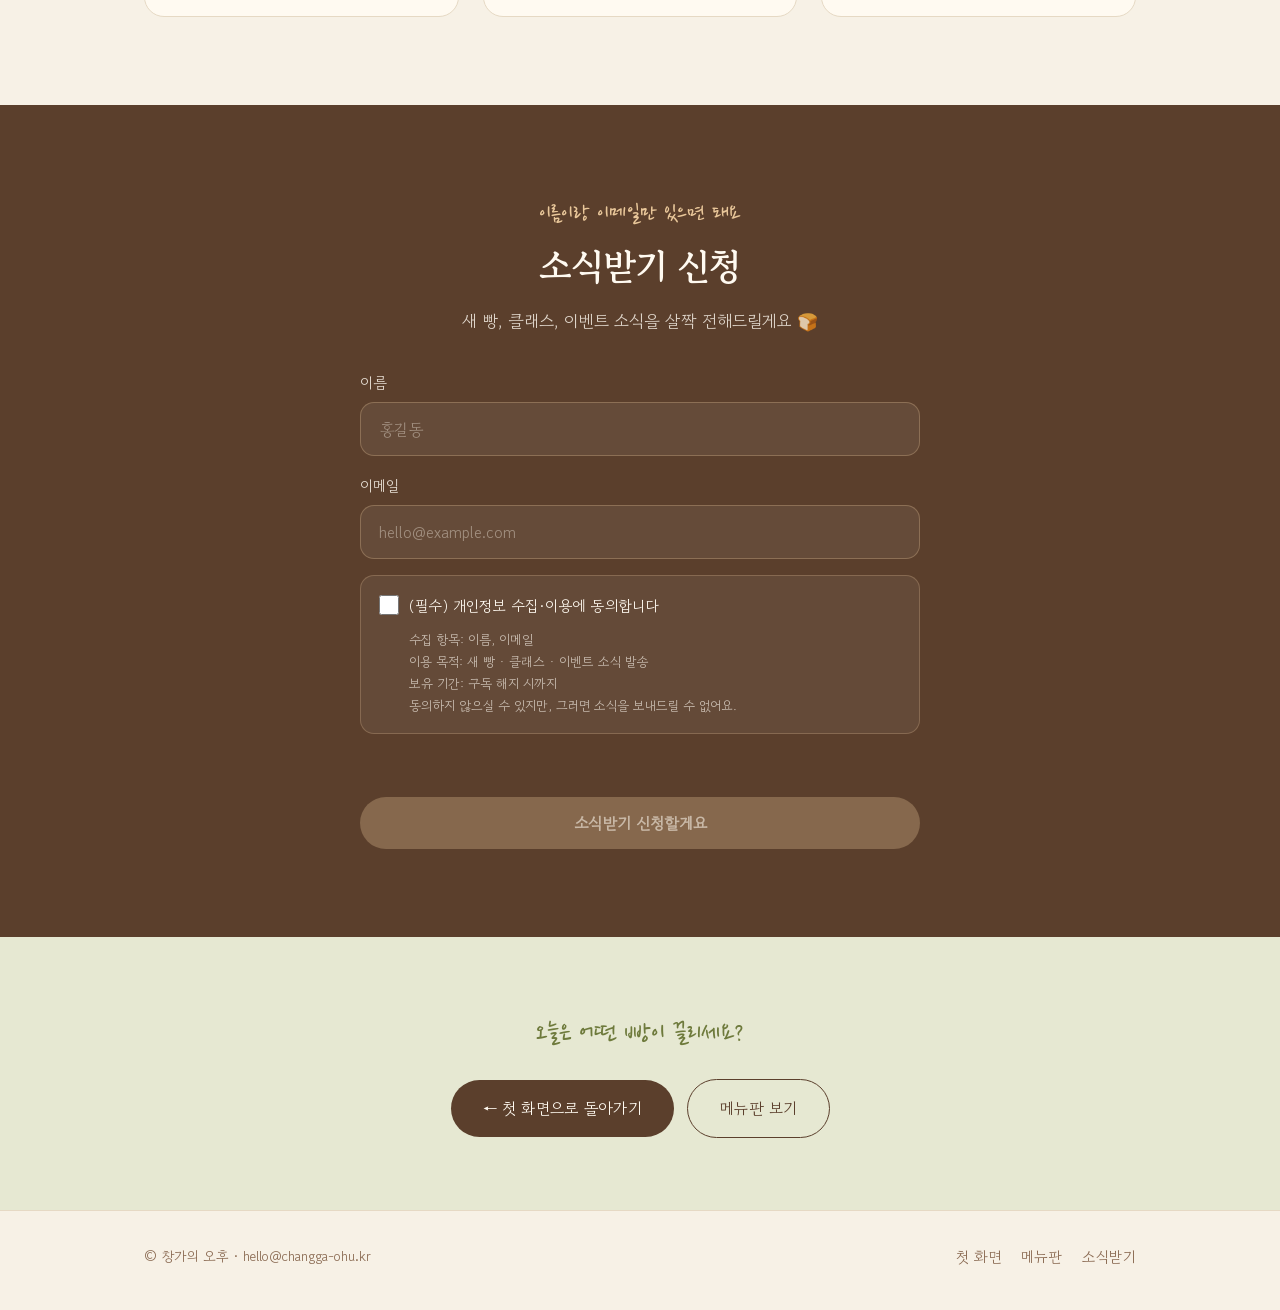
<file: subscribe.html>
<!DOCTYPE html>
<html lang="ko">
<head>
  <meta charset="UTF-8">
  <meta name="viewport" content="width=device-width, initial-scale=1.0">
  <title>소식받기 | 창가의 오후</title>
  <meta name="description" content="창가의 오후의 새 빵, 베이킹 클래스, 이벤트 소식을 가장 먼저 받아보세요.">
  <link rel="preconnect" href="https://fonts.googleapis.com">
  <link rel="preconnect" href="https://fonts.gstatic.com" crossorigin>
  <link href="https://fonts.googleapis.com/css2?family=Gowun+Batang:wght@400;700&family=Gowun+Dodum&family=Nanum+Pen+Script&display=swap" rel="stylesheet">
  <link rel="stylesheet" href="style.css">
  <script src="theme.js"></script>
</head>
<body>

  <header>
    <div class="wrap">
      <a href="index.html" class="logo">창가의 <span>오후</span></a>
      <div class="header-right">
        <nav>
          <a href="index.html">첫 화면</a>
          <a href="menu.html">메뉴판</a>
          <a href="subscribe.html" class="current">소식받기</a>
        </nav>
        <button class="theme-toggle" id="themeToggle" type="button" aria-label="다크 모드로 바꾸기">🌙</button>
      </div>
    </div>
  </header>

  <!-- 페이지 제목 -->
  <section class="page-head">
    <div class="wrap">
      <a href="index.html" class="back-link">← 첫 화면으로</a>
      <p class="label">창가에서 보내는 편지</p>
      <h1>소식받기</h1>
      <p class="lead">따끈한 새 빵 소식, 제일 먼저 받아보실래요?</p>
    </div>
  </section>

  <!-- 사장님 인사 -->
  <section style="padding-top: 16px; padding-bottom: 56px;">
    <div class="wrap">
      <div class="letter">
        <img class="letter-photo" src="images/interior.jpg" alt="오후 햇살이 드는 창가 원목 테이블 위의 커피 한 잔">
        안녕하세요~ 창가의 오후 사장이에요 😊<br>
        새 빵이 나오거나, 빵을 조금 더 저렴하게 드릴 수 있는 날이면
        제일 먼저 생각나는 게 우리 단골님들이에요.<br>
        그래서 소식을 살짝 전해드리려고 해요.
        자주 보내지 않을게요, 진짜 반가운 소식만 골라서요! 🍞
        <p class="sign">창가의 오후 사장 드림</p>
      </div>
    </div>
  </section>

  <!-- 이런 소식을 보내드려요 -->
  <section style="padding-top: 0;">
    <div class="wrap">
      <p class="label">이런 소식을 보내드려요</p>
      <h2>세 가지 반가운 소식</h2>

      <div class="news-grid">
        <article class="news">
          <div class="emoji">🥐</div>
          <h3>신메뉴</h3>
          <p class="desc">제가 먹어보고 반한 빵만 메뉴로 만들어요. 새 빵이 나오는 날, 제일 먼저 알려드려요.</p>
          <p class="bubble">안녕하세요~ 오늘 따끈한 새 빵이 나왔어요! 올리브X치아바타! 꼭 한번 맛보아주세요~</p>
        </article>
        <article class="news">
          <div class="emoji">👩‍🍳</div>
          <h3>베이킹 클래스</h3>
          <p class="desc">매달 마지막 일요일, 문 열기 전 아침 8시에 딱 6분만 모여 올리브 치아바타를 함께 구워요.</p>
          <p class="bubble">이번 달 클래스 자리 열렸어요🙌 조용한 아침에 같이 빵 구워요, 6자리뿐이에요!</p>
        </article>
        <article class="news">
          <div class="emoji">🎁</div>
          <h3>이벤트 · 할인</h3>
          <p class="desc">마감 시간 빵 할인부터 단골님들을 위한 작은 이벤트까지 챙겨드려요.</p>
          <p class="bubble">오늘 저녁 7시부터 남은 빵 전부 20% 할인이에요🥐 퇴근길에 들러주세요~ 빵들이 기다리고 있어요!</p>
        </article>
      </div>
    </div>
  </section>

  <!-- 신청하기 -->
  <section class="signup" id="signup">
    <div class="wrap">
      <div class="signup-box">
        <p class="label">이름이랑 이메일만 있으면 돼요</p>
        <h2>소식받기 신청</h2>
        <p class="intro">새 빵, 클래스, 이벤트 소식을 살짝 전해드릴게요 🍞</p>

        <form id="subscribeForm" novalidate>
          <label>이름
            <input type="text" id="name" name="name" placeholder="홍길동" autocomplete="name">
          </label>
          <label>이메일
            <input type="email" id="email" name="email" placeholder="hello@example.com" autocomplete="email">
          </label>
          <div class="consent">
            <label class="consent-check">
              <input type="checkbox" id="agree" name="agree">
              <span>(필수) 개인정보 수집·이용에 동의합니다</span>
            </label>
            <ul class="consent-detail">
              <li>수집 항목: 이름, 이메일</li>
              <li>이용 목적: 새 빵 · 클래스 · 이벤트 소식 발송</li>
              <li>보유 기간: 구독 해지 시까지</li>
              <li>동의하지 않으실 수 있지만, 그러면 소식을 보내드릴 수 없어요.</li>
            </ul>
          </div>
          <p class="form-error" id="formError" role="alert"></p>
          <button type="submit" class="btn" id="submitBtn" disabled>소식받기 신청할게요</button>
        </form>

        <div class="thanks" id="thanks" role="status">
          <div class="big">💛</div>
          <h3 id="thanksTitle">신청 고마워요!</h3>
          <p>
            따끈한 새 빵 나오면 제일 먼저 알려드릴게요!<br>
            다음에 창가 자리에서 만나요~ 🥐
          </p>
          <a href="menu.html" class="btn">오늘의 메뉴 구경하기</a>
        </div>
      </div>
    </div>
  </section>

  <!-- 다른 페이지로 -->
  <section class="page-end promise">
    <div class="wrap">
      <p>오늘은 어떤 빵이 끌리세요?</p>
      <a href="index.html" class="btn">← 첫 화면으로 돌아가기</a>
      <a href="menu.html" class="btn ghost">메뉴판 보기</a>
    </div>
  </section>

  <footer>
    <div class="wrap">
      <span>© 창가의 오후 · hello@changga-ohu.kr</span>
      <nav class="footer-nav">
        <a href="index.html">첫 화면</a>
        <a href="menu.html">메뉴판</a>
        <a href="subscribe.html">소식받기</a>
      </nav>
    </div>
  </footer>

  <script>
    // 신청 버튼을 누르면 입력을 확인하고, 사장님 말투로 감사 인사를 보여줘요
    var form = document.getElementById("subscribeForm");
    var nameInput = document.getElementById("name");
    var emailInput = document.getElementById("email");
    var error = document.getElementById("formError");
    var thanks = document.getElementById("thanks");
    var thanksTitle = document.getElementById("thanksTitle");
    var agree = document.getElementById("agree");
    var submitBtn = document.getElementById("submitBtn");

    // 개인정보 동의에 체크해야 신청 버튼이 켜져요
    agree.addEventListener("change", function () {
      submitBtn.disabled = !agree.checked;
    });
    // 뒤로가기 등으로 체크가 남아 있을 때도 버튼 상태를 맞춰요
    submitBtn.disabled = !agree.checked;

    form.addEventListener("submit", function (e) {
      e.preventDefault();
      var name = nameInput.value.trim();
      var email = emailInput.value.trim();

      if (!agree.checked) return;

      if (!name) {
        error.textContent = "앗, 이름을 알려주시면 더 반갑게 인사드릴 수 있어요 😊";
        nameInput.focus();
        return;
      }
      if (!/^[^\s@]+@[^\s@]+\.[^\s@]+$/.test(email)) {
        error.textContent = "이메일 주소를 한 번만 더 확인해 주세요~ 🙏";
        emailInput.focus();
        return;
      }

      error.textContent = "";
      thanksTitle.textContent = name + "님, 소식받기 신청 고마워요!";
      form.style.display = "none";
      thanks.classList.add("show");
    });
  </script>
</body>
</html>
</file>
<file: style.css>
:root {
  --cream: #f7f1e6;
  --paper: #fffaf1;
  --crust: #c8925a;
  --brown: #5b3f2c;
  --brown-soft: #8a6a52;
  --olive: #6e7a3c;
  --olive-soft: #e6e8d2;
  --berry: #c9605a;
  --line: #e6d9c4;
  --header-bg: rgba(247, 241, 230, 0.92);
  --glow: #fff6e3;
  --art-bg: #fbf3e4;
  --deep: #5b3f2c;
  --on-deep: #fffaf1;
  --serif: "Gowun Batang", serif;
  --sans: "Gowun Dodum", sans-serif;
  --pen: "Nanum Pen Script", cursive;
}

/* 다크 모드: 불을 낮춘 저녁의 카페 */
:root[data-theme="dark"] {
  --cream: #1f1915;
  --paper: #2a221c;
  --crust: #e0a96d;
  --brown: #f1e6d6;
  --brown-soft: #c2ad96;
  --olive: #b3c27a;
  --olive-soft: #2c3020;
  --line: #3f342b;
  --header-bg: rgba(31, 25, 21, 0.92);
  --glow: #3a2b1d;
  --art-bg: #3a2f26;
  --deep: #15110e;
  --on-deep: #f1e6d6;
}

* { box-sizing: border-box; margin: 0; padding: 0; }

html { scroll-behavior: smooth; }

body {
  background: var(--cream);
  color: var(--brown);
  font-family: var(--sans);
  font-size: 17px;
  line-height: 1.8;
  word-break: keep-all;
  transition: background 0.3s, color 0.3s;
}

a { color: inherit; text-decoration: none; }

.wrap { max-width: 1040px; margin: 0 auto; padding: 0 24px; }

/* 상단 메뉴 */
header {
  position: sticky;
  top: 0;
  z-index: 10;
  background: var(--header-bg);
  backdrop-filter: blur(6px);
  border-bottom: 1px solid var(--line);
}
header .wrap {
  display: flex;
  align-items: center;
  justify-content: space-between;
  height: 64px;
}
.logo {
  font-family: var(--serif);
  font-weight: 700;
  font-size: 20px;
  letter-spacing: 0.02em;
}
.logo span { color: var(--olive); }
nav { display: flex; gap: 28px; font-size: 15px; }
nav a { color: var(--brown-soft); transition: color 0.2s; }
nav a:hover, nav a.current { color: var(--brown); }
nav a.current { border-bottom: 2px solid var(--crust); }
.header-right { display: flex; align-items: center; gap: 20px; }
.theme-toggle {
  width: 40px;
  height: 40px;
  border-radius: 50%;
  border: 1px solid var(--line);
  background: var(--paper);
  font-size: 18px;
  line-height: 1;
  cursor: pointer;
  transition: transform 0.2s, background 0.3s;
}
.theme-toggle:hover { transform: rotate(-15deg) scale(1.05); }

/* 첫 인사 */
.hero {
  padding: 96px 0 88px;
  text-align: center;
  background:
    radial-gradient(ellipse at 50% 0%, var(--glow) 0%, transparent 65%),
    var(--cream);
}
.hero .hello {
  font-family: var(--pen);
  font-size: 28px;
  color: var(--olive);
}
.hero h1 {
  font-family: var(--serif);
  font-size: clamp(44px, 8vw, 72px);
  font-weight: 700;
  line-height: 1.25;
  margin: 8px 0 20px;
}
.hero p.tagline {
  font-size: clamp(17px, 2.4vw, 20px);
  color: var(--brown-soft);
}
.window {
  width: 180px;
  margin: 44px auto 40px;
}
.btn {
  display: inline-block;
  padding: 14px 32px;
  border-radius: 999px;
  background: var(--brown);
  color: var(--paper);
  font-size: 16px;
  transition: background 0.2s, transform 0.2s;
}
.btn:hover { background: var(--olive); transform: translateY(-2px); }
.btn.ghost {
  background: transparent;
  color: var(--brown);
  border: 1.5px solid var(--brown);
  margin-left: 8px;
}
.btn.ghost:hover { background: var(--brown); color: var(--paper); }

/* 공통 섹션 */
section { padding: 88px 0; }
.label {
  font-family: var(--pen);
  font-size: 24px;
  color: var(--crust);
}
h2 {
  font-family: var(--serif);
  font-size: clamp(28px, 4vw, 36px);
  line-height: 1.4;
  margin: 4px 0 28px;
}

/* 시작 이야기 */
.story { background: var(--paper); }
.story .wrap {
  display: grid;
  grid-template-columns: 1fr 1fr;
  gap: 64px;
  align-items: center;
}
.story blockquote {
  font-family: var(--serif);
  font-size: 21px;
  line-height: 1.9;
  padding-left: 24px;
  border-left: 3px solid var(--olive);
}
.story p + p { margin-top: 16px; }
.promise-box {
  margin-top: 28px;
  padding: 20px 24px;
  background: var(--olive-soft);
  border-radius: 14px;
  font-size: 16px;
}
.promise-box strong { color: var(--olive); }

/* 공간의 분위기 */
.senses {
  display: grid;
  grid-template-columns: repeat(3, 1fr);
  gap: 24px;
}
.sense {
  background: var(--paper);
  border: 1px solid var(--line);
  border-radius: 18px;
  padding: 32px 28px;
}
.sense .icon { width: 52px; height: 52px; margin-bottom: 12px; }
.sense h3 {
  font-family: var(--serif);
  font-size: 20px;
  margin-bottom: 12px;
}
.sense ul { list-style: none; font-size: 16px; color: var(--brown-soft); }
.sense li { padding-left: 16px; position: relative; }
.sense li::before {
  content: "";
  position: absolute;
  left: 0;
  top: 0.8em;
  width: 6px;
  height: 6px;
  border-radius: 50%;
  background: var(--crust);
}

/* 단골 이야기 */
.regular {
  background: var(--deep);
  color: var(--on-deep);
  text-align: center;
}
.regular .label { color: #e9c79a; }
.regular .scene {
  font-family: var(--serif);
  font-size: clamp(19px, 2.6vw, 23px);
  line-height: 2;
  max-width: 720px;
  margin: 12px auto 28px;
}
.regular .quote {
  font-family: var(--pen);
  font-size: 32px;
  color: #e9c79a;
}
.regular .sub { margin-top: 20px; font-size: 16px; opacity: 0.75; }

/* 대표 메뉴 */
.menu-head {
  display: flex;
  justify-content: space-between;
  align-items: flex-end;
  gap: 16px;
  flex-wrap: wrap;
}
.menu-head p { color: var(--brown-soft); margin-bottom: 28px; }
.menu-grid {
  display: grid;
  grid-template-columns: repeat(3, 1fr);
  gap: 24px;
}
.card {
  background: var(--paper);
  border-radius: 20px;
  border: 1px solid var(--line);
  overflow: hidden;
  transition: transform 0.25s, box-shadow 0.25s;
}
.card:hover {
  transform: translateY(-4px);
  box-shadow: 0 14px 30px rgba(91, 63, 44, 0.12);
}
.card .art {
  background: var(--art-bg);
  height: 180px;
  display: flex;
  align-items: center;
  justify-content: center;
  border-bottom: 1px dashed var(--line);
}
.card .art svg { width: 190px; height: 140px; }
.card .body { padding: 24px 24px 28px; }
.card h3 {
  font-family: var(--serif);
  font-size: 20px;
  line-height: 1.4;
}
.card .price {
  font-family: var(--serif);
  font-weight: 700;
  color: var(--olive);
  margin: 4px 0 12px;
}
.card .story-line {
  font-family: var(--pen);
  font-size: 22px;
  line-height: 1.4;
  color: var(--crust);
  margin-bottom: 10px;
}
.card .desc { font-size: 15px; color: var(--brown-soft); }

/* 약속 */
.promise {
  background: var(--olive-soft);
  text-align: center;
}
.promise .cookie { width: 64px; margin: 0 auto 12px; }
.promise p { max-width: 620px; margin: 0 auto; }
.promise .talk {
  font-family: var(--pen);
  font-size: 28px;
  color: var(--olive);
  margin-top: 20px;
}

/* 영업시간 */
.info .wrap {
  display: grid;
  grid-template-columns: 1fr 1fr;
  gap: 48px;
}
.info dl {
  display: grid;
  grid-template-columns: 110px 1fr;
  row-gap: 14px;
  font-size: 16px;
}
.info dt { color: var(--brown-soft); }
.info dd { font-weight: 600; }
.info .note {
  background: var(--paper);
  border: 1px solid var(--line);
  border-radius: 18px;
  padding: 28px;
}
.info .note h3 {
  font-family: var(--serif);
  font-size: 20px;
  margin-bottom: 14px;
}
.bake-times { list-style: none; }
.bake-times li {
  display: flex;
  gap: 16px;
  padding: 10px 0;
  border-bottom: 1px dashed var(--line);
}
.bake-times li:last-child { border-bottom: none; }
.bake-times b { font-family: var(--serif); color: var(--olive); width: 56px; }

footer {
  border-top: 1px solid var(--line);
  padding: 32px 0 40px;
  font-size: 14px;
  color: var(--brown-soft);
}
footer .wrap {
  display: flex;
  justify-content: space-between;
  gap: 16px;
  flex-wrap: wrap;
}

/* 휴대폰 화면 */
@media (max-width: 820px) {
  nav { gap: 16px; font-size: 14px; }
  .story .wrap, .info .wrap { grid-template-columns: 1fr; gap: 36px; }
  .senses, .menu-grid { grid-template-columns: 1fr; }
  section { padding: 64px 0; }
  .hero { padding: 64px 0; }
  .btn.ghost { margin: 12px 0 0; }
}
@media (max-width: 480px) {
  .wrap { padding: 0 16px; }
  .logo { font-size: 17px; }
  nav { gap: 12px; }
  .header-right { gap: 12px; }
  .theme-toggle { width: 36px; height: 36px; font-size: 16px; }
}

/* ───────── 공통: 더보기 링크 ───────── */
.more-link {
  border-bottom: 1px solid currentColor;
  transition: color 0.2s;
}
.more-link:hover { color: var(--olive); }

/* ───────── 메뉴판 페이지 ───────── */
.page-head {
  padding: 72px 0 56px;
  text-align: center;
  background:
    radial-gradient(ellipse at 50% 0%, var(--glow) 0%, transparent 65%),
    var(--cream);
}
.page-head h1 {
  font-family: var(--serif);
  font-size: clamp(38px, 6vw, 56px);
  line-height: 1.3;
  margin: 4px 0 16px;
}
.page-head p.lead { color: var(--brown-soft); }
.back-link {
  display: inline-block;
  font-size: 15px;
  color: var(--brown-soft);
  margin-bottom: 24px;
  transition: color 0.2s;
}
.back-link:hover { color: var(--olive); }

/* 대표 메뉴: 크게, 사연과 함께 */
.featured { display: grid; gap: 40px; }
.feature {
  display: grid;
  grid-template-columns: 1fr 1.15fr;
  background: var(--paper);
  border: 1px solid var(--line);
  border-radius: 24px;
  overflow: hidden;
}
.feature:nth-child(even) .art { order: 2; }
.feature .art {
  background: var(--art-bg);
  display: flex;
  align-items: center;
  justify-content: center;
  min-height: 300px;
  position: relative;
}
.feature .art svg { width: 78%; max-width: 300px; height: auto; }
.feature .no {
  position: absolute;
  top: 20px;
  left: 24px;
  font-family: var(--pen);
  font-size: 30px;
  color: var(--crust);
}
.feature .body { padding: 44px 44px 40px; }
.feature h3 {
  font-family: var(--serif);
  font-size: clamp(24px, 3vw, 30px);
  line-height: 1.35;
}
.feature .price {
  font-family: var(--serif);
  font-weight: 700;
  font-size: 22px;
  color: var(--olive);
  margin: 6px 0 20px;
}
.feature blockquote {
  font-family: var(--pen);
  font-size: 25px;
  line-height: 1.45;
  color: var(--crust);
  padding-left: 18px;
  border-left: 3px solid var(--crust);
  margin-bottom: 20px;
}
.feature ul { list-style: none; color: var(--brown-soft); font-size: 16px; }
.feature li { padding-left: 16px; position: relative; }
.feature li::before {
  content: "";
  position: absolute;
  left: 0;
  top: 0.8em;
  width: 6px;
  height: 6px;
  border-radius: 50%;
  background: var(--olive);
}

/* 사장님 추천 조합: 눈에 띄게 */
.combos {
  background: var(--deep);
  color: var(--on-deep);
}
.combos .label { color: #e9c79a; }
.combos .intro { opacity: 0.8; margin-top: -12px; margin-bottom: 36px; }
.combo-grid {
  display: grid;
  grid-template-columns: repeat(2, 1fr);
  gap: 20px;
}
.combo {
  position: relative;
  background: rgba(255, 250, 241, 0.06);
  border: 1px solid rgba(233, 199, 154, 0.3);
  border-radius: 20px;
  padding: 28px 28px 26px;
  transition: transform 0.25s, border-color 0.25s;
}
.combo:hover { transform: translateY(-3px); border-color: #e9c79a; }
.combo.best {
  background: #e9c79a;
  color: #3b2a1e;
  border-color: #e9c79a;
}
.combo .badge {
  position: absolute;
  top: -14px;
  right: 20px;
  background: var(--berry);
  color: #fff;
  font-size: 13px;
  padding: 4px 12px;
  border-radius: 999px;
}
.combo h3 {
  font-family: var(--serif);
  font-size: 21px;
}
.combo .items { margin: 8px 0 14px; font-size: 16px; }
.combo .for {
  font-family: var(--pen);
  font-size: 22px;
  opacity: 0.9;
}
.combo .cprice {
  font-family: var(--serif);
  font-weight: 700;
  font-size: 20px;
  margin-top: 10px;
}
.combo .cprice s { font-weight: 400; font-size: 15px; opacity: 0.6; margin-right: 8px; }

/* 나머지 메뉴: 가격표 */
.price-board {
  display: grid;
  grid-template-columns: repeat(2, 1fr);
  gap: 32px;
}
.price-group {
  background: var(--paper);
  border: 1px solid var(--line);
  border-radius: 20px;
  padding: 32px 32px 20px;
}
.price-group h3 {
  font-family: var(--serif);
  font-size: 22px;
  margin-bottom: 8px;
}
.price-list { list-style: none; }
.price-list li {
  display: flex;
  align-items: baseline;
  gap: 10px;
  padding: 14px 0;
  border-bottom: 1px dashed var(--line);
}
.price-list li:last-child { border-bottom: none; }
.price-list .name { font-weight: 600; }
.price-list .dots {
  flex: 1;
  border-bottom: 2px dotted var(--line);
  transform: translateY(-4px);
}
.price-list .p {
  font-family: var(--serif);
  font-weight: 700;
  color: var(--olive);
  white-space: nowrap;
}
.price-list .sub {
  display: block;
  font-size: 14px;
  font-weight: 400;
  color: var(--brown-soft);
}
.price-note {
  margin-top: 24px;
  text-align: center;
  font-size: 15px;
  color: var(--brown-soft);
}

.page-end {
  text-align: center;
  padding: 72px 0;
}
.page-end p {
  font-family: var(--pen);
  font-size: 28px;
  color: var(--olive);
  margin-bottom: 20px;
}

@media (max-width: 820px) {
  .feature { grid-template-columns: 1fr; }
  .feature:nth-child(even) .art { order: 0; }
  .feature .art { min-height: 220px; }
  .feature .body { padding: 28px 24px 30px; }
  .combo-grid, .price-board { grid-template-columns: 1fr; }
  .price-group { padding: 24px 20px 12px; }
}

/* ───────── 공통: 푸터 메뉴 · 소식받기 띠 ───────── */
footer .wrap { align-items: center; }
.footer-nav { display: flex; gap: 20px; }
.footer-nav a { transition: color 0.2s; }
.footer-nav a:hover { color: var(--olive); }

.cta-strip {
  padding: 40px 0;
  background: var(--olive-soft);
}
.cta-strip .wrap {
  display: flex;
  align-items: center;
  justify-content: space-between;
  gap: 16px;
  flex-wrap: wrap;
}
.cta-strip p {
  font-family: var(--pen);
  font-size: 28px;
  color: var(--olive);
}

/* ───────── 소식받기 페이지 ───────── */
.letter {
  max-width: 640px;
  margin: 0 auto;
  background: var(--paper);
  border: 1px solid var(--line);
  border-radius: 24px;
  padding: 40px 40px 36px;
  font-family: var(--serif);
  font-size: 18px;
  line-height: 2;
}
.letter .sign {
  font-family: var(--pen);
  font-size: 26px;
  color: var(--crust);
  text-align: right;
  margin-top: 12px;
}

.news-grid {
  display: grid;
  grid-template-columns: repeat(3, 1fr);
  gap: 24px;
}
.news {
  background: var(--paper);
  border: 1px solid var(--line);
  border-radius: 20px;
  padding: 32px 28px 28px;
  display: flex;
  flex-direction: column;
}
.news .emoji { font-size: 34px; line-height: 1; margin-bottom: 14px; }
.news h3 {
  font-family: var(--serif);
  font-size: 21px;
  margin-bottom: 10px;
}
.news .desc { font-size: 16px; color: var(--brown-soft); margin-bottom: 18px; }
.news .bubble {
  margin-top: auto;
  background: var(--olive-soft);
  border-radius: 16px 16px 16px 4px;
  padding: 14px 18px;
  font-family: var(--pen);
  font-size: 21px;
  line-height: 1.45;
  color: var(--olive);
}

.signup {
  background: var(--deep);
  color: var(--on-deep);
}
.signup .label { color: #e9c79a; }
.signup-box {
  max-width: 560px;
  margin: 0 auto;
  text-align: center;
}
.signup-box .intro { opacity: 0.8; margin: -12px 0 32px; }
.signup form { display: grid; gap: 16px; text-align: left; }
.signup label { font-size: 15px; opacity: 0.85; }
.signup input {
  width: 100%;
  margin-top: 6px;
  padding: 14px 18px;
  border-radius: 14px;
  border: 1.5px solid rgba(233, 199, 154, 0.35);
  background: rgba(255, 250, 241, 0.08);
  color: var(--on-deep);
  font-family: var(--sans);
  font-size: 16px;
  transition: border-color 0.2s, background 0.2s;
}
.signup input::placeholder { color: var(--on-deep); opacity: 0.45; }
.signup input:focus {
  outline: none;
  border-color: #e9c79a;
  background: rgba(255, 250, 241, 0.14);
}
.signup .btn {
  border: none;
  cursor: pointer;
  margin-top: 8px;
  background: #e9c79a;
  color: #3b2a1e;
  font-family: var(--sans);
  font-weight: 600;
}
.signup .btn:hover { background: #f3d8b0; }
.form-error {
  min-height: 1.5em;
  font-size: 15px;
  color: #f1a39a;
  text-align: center;
}
.privacy { font-size: 13px; opacity: 0.6; text-align: center; }

.thanks {
  display: none;
  background: #e9c79a;
  color: #3b2a1e;
  border-radius: 24px;
  padding: 40px 32px;
  animation: pop 0.45s ease;
}
.thanks.show { display: block; }
.thanks .big { font-size: 48px; line-height: 1; margin-bottom: 12px; }
.thanks h3 {
  font-family: var(--serif);
  font-size: 24px;
  margin-bottom: 12px;
}
.thanks p {
  font-family: var(--pen);
  font-size: 25px;
  line-height: 1.5;
}
.thanks .btn {
  margin-top: 24px;
  background: #3b2a1e;
  color: #fffaf1;
}
@keyframes pop {
  from { opacity: 0; transform: translateY(12px) scale(0.97); }
  to { opacity: 1; transform: none; }
}

@media (max-width: 820px) {
  .news-grid { grid-template-columns: 1fr; }
  .letter { padding: 28px 24px; font-size: 17px; }
  .cta-strip .wrap { justify-content: center; text-align: center; }
  footer .wrap { justify-content: center; text-align: center; }
}

/* 소식받기: 개인정보 동의 */
.consent {
  background: rgba(255, 250, 241, 0.06);
  border: 1px solid rgba(233, 199, 154, 0.25);
  border-radius: 14px;
  padding: 16px 18px;
}
.signup .consent-check {
  display: flex;
  align-items: center;
  gap: 10px;
  font-size: 15px;
  opacity: 1;
  cursor: pointer;
}
.signup .consent-check input {
  width: 20px;
  height: 20px;
  margin: 0;
  padding: 0;
  flex-shrink: 0;
  accent-color: #e9c79a;
  cursor: pointer;
}
.consent-detail {
  list-style: none;
  margin: 10px 0 0 30px;
  font-size: 13px;
  line-height: 1.7;
  opacity: 0.65;
}
.signup .btn:disabled {
  background: rgba(233, 199, 154, 0.3);
  color: rgba(255, 250, 241, 0.55);
  cursor: not-allowed;
  transform: none;
}

/* ───────── 사진 (디자인 시안에서 가져옴) + 색연필 스티커 ───────── */
.art.photo {
  position: relative;
  padding: 0;
  overflow: hidden;
}
.art.photo img {
  position: absolute;
  inset: 0;
  width: 100%;
  height: 100%;
  object-fit: cover;
  transition: transform 0.5s ease;
}
.card:hover .art.photo img,
.feature:hover .art.photo img { transform: scale(1.04); }

/* 사진 모서리에 붙인 색연필 그림 */
.card .art.photo svg.sticker,
.feature .art.photo svg.sticker {
  position: absolute;
  right: 12px;
  bottom: 12px;
  width: 92px;
  height: 68px;
  max-width: none;
  padding: 6px;
  background: var(--paper);
  border-radius: 14px;
  box-shadow: 0 6px 16px rgba(42, 30, 23, 0.18);
  transform: rotate(-4deg);
}
.feature .art.photo svg.sticker { width: 120px; height: 88px; right: 18px; bottom: 18px; }
.feature .art.photo .no {
  z-index: 1;
  background: var(--paper);
  padding: 0 12px;
  border-radius: 999px;
  line-height: 1.4;
}
.card .art.photo { height: 200px; }

/* 첫 화면: 공간 사진 */
.space-photo {
  position: relative;
  margin: 0 0 32px;
  border-radius: 20px;
  overflow: hidden;
  aspect-ratio: 16 / 7;
}
.space-photo img {
  width: 100%;
  height: 100%;
  object-fit: cover;
  display: block;
}
.space-photo figcaption {
  position: absolute;
  left: 20px;
  bottom: 18px;
  font-family: var(--pen);
  font-size: 24px;
  color: #3b2a1e;
  background: rgba(255, 250, 241, 0.88);
  padding: 2px 16px;
  border-radius: 999px;
}

/* 메뉴판: 가격표 사진 */
.price-group .thumb {
  display: block;
  width: 100%;
  height: 150px;
  object-fit: cover;
  border-radius: 14px;
  margin-bottom: 18px;
}

/* 소식받기: 편지 사진 */
.letter-photo {
  display: block;
  width: 100%;
  aspect-ratio: 16 / 8;
  object-fit: cover;
  border-radius: 16px;
  margin-bottom: 24px;
}

@media (max-width: 820px) {
  .space-photo { aspect-ratio: 4 / 3; }
  .feature .art.photo { min-height: 240px; }
  .feature .art.photo svg.sticker { width: 96px; height: 70px; }
}

/* 메뉴판: 음료 사진 두 장, 신메뉴 표시 */
.thumb-pair {
  display: grid;
  grid-template-columns: 1fr 1fr;
  gap: 10px;
  margin-bottom: 18px;
}
.thumb-pair .thumb { margin-bottom: 0; }
.new-tag {
  display: inline-block;
  margin-left: 4px;
  padding: 0 8px;
  border-radius: 999px;
  background: var(--berry);
  color: #fff;
  font-size: 11px;
  font-weight: 600;
  letter-spacing: 0.04em;
  line-height: 1.7;
  vertical-align: 2px;
}
</file>
